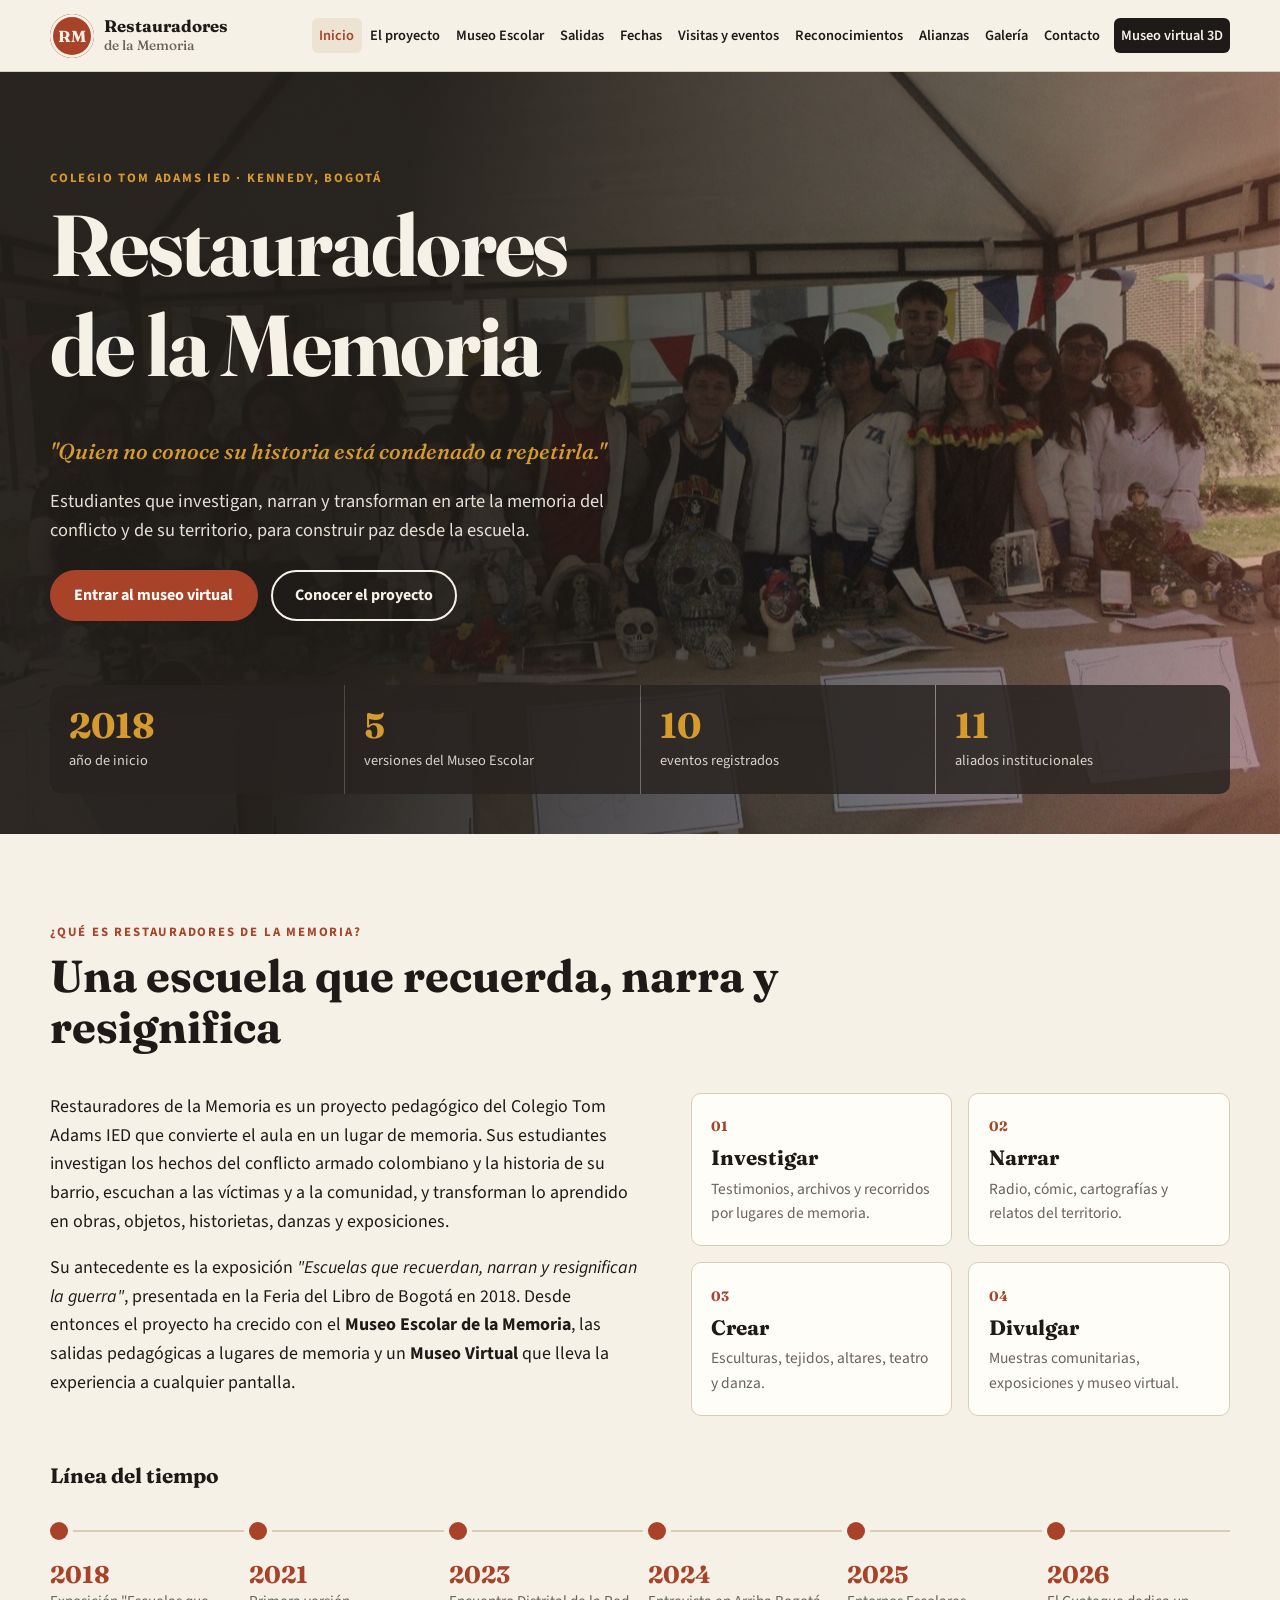
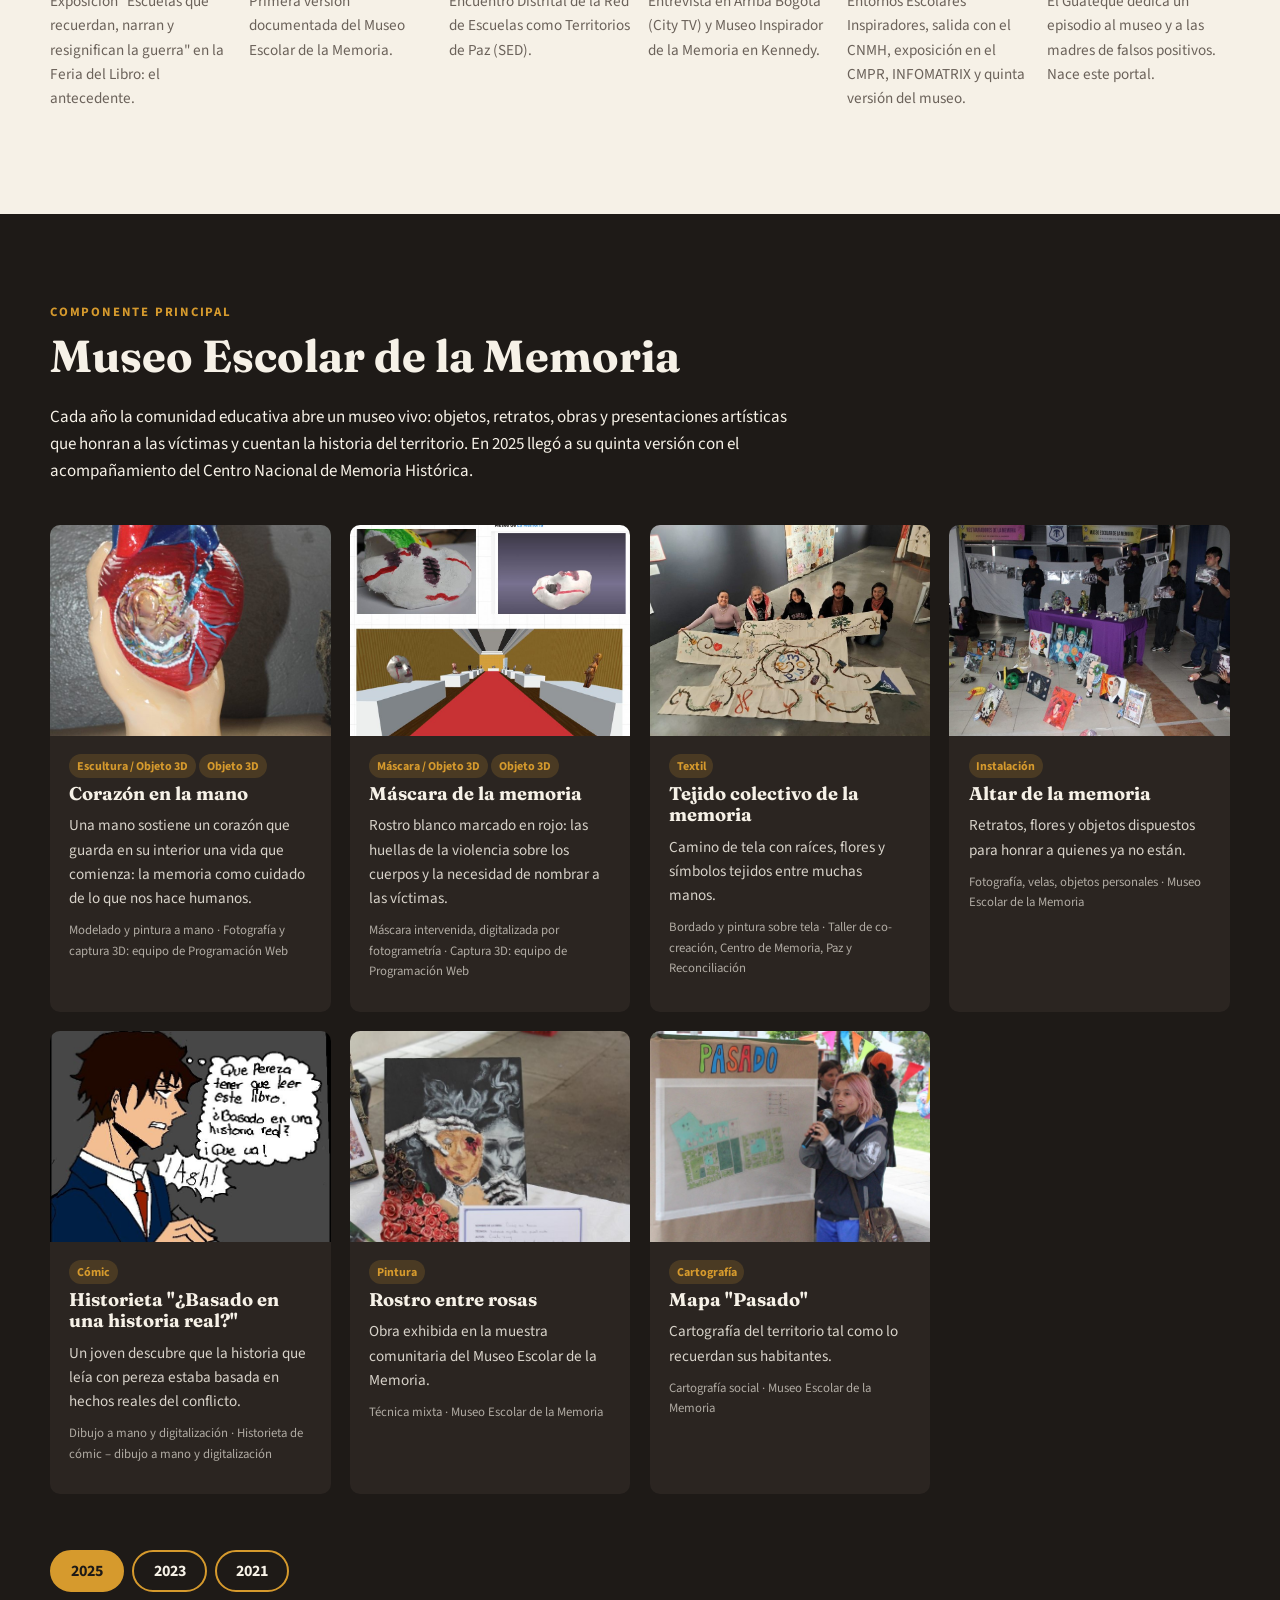
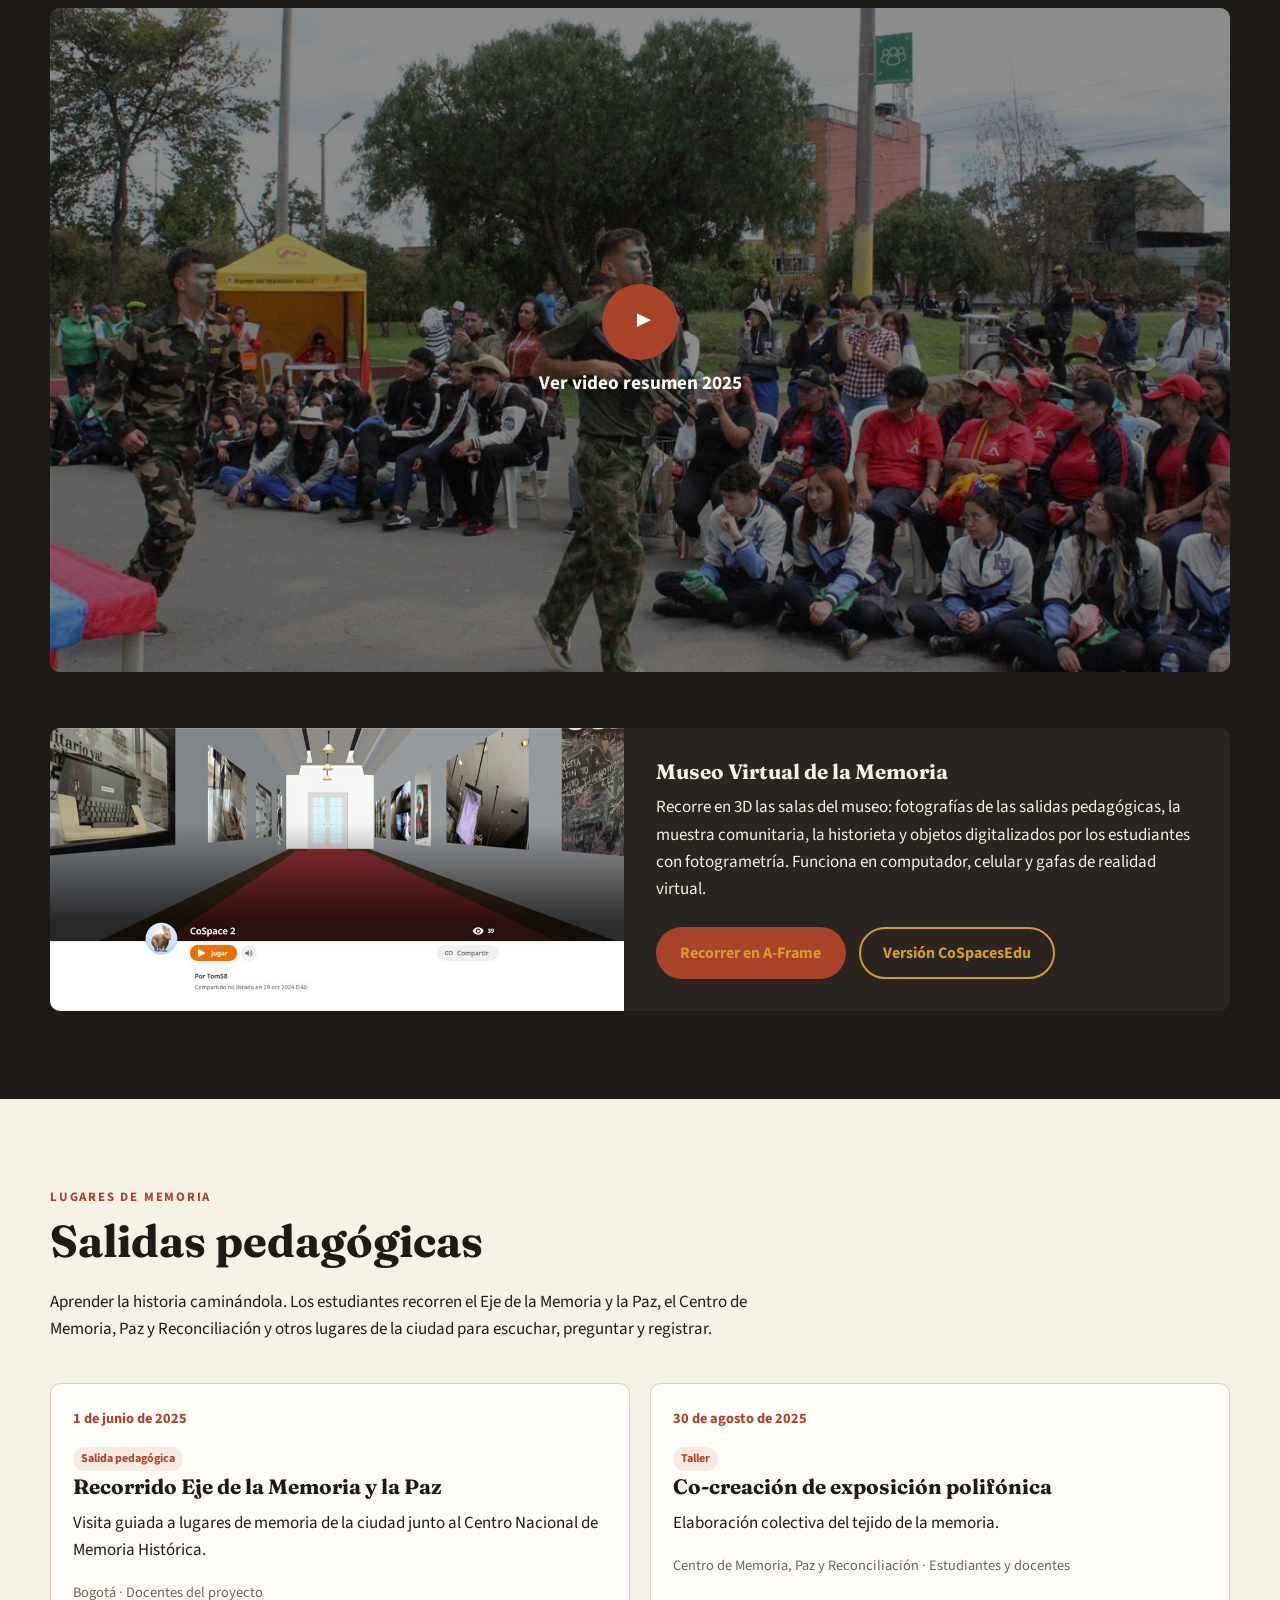
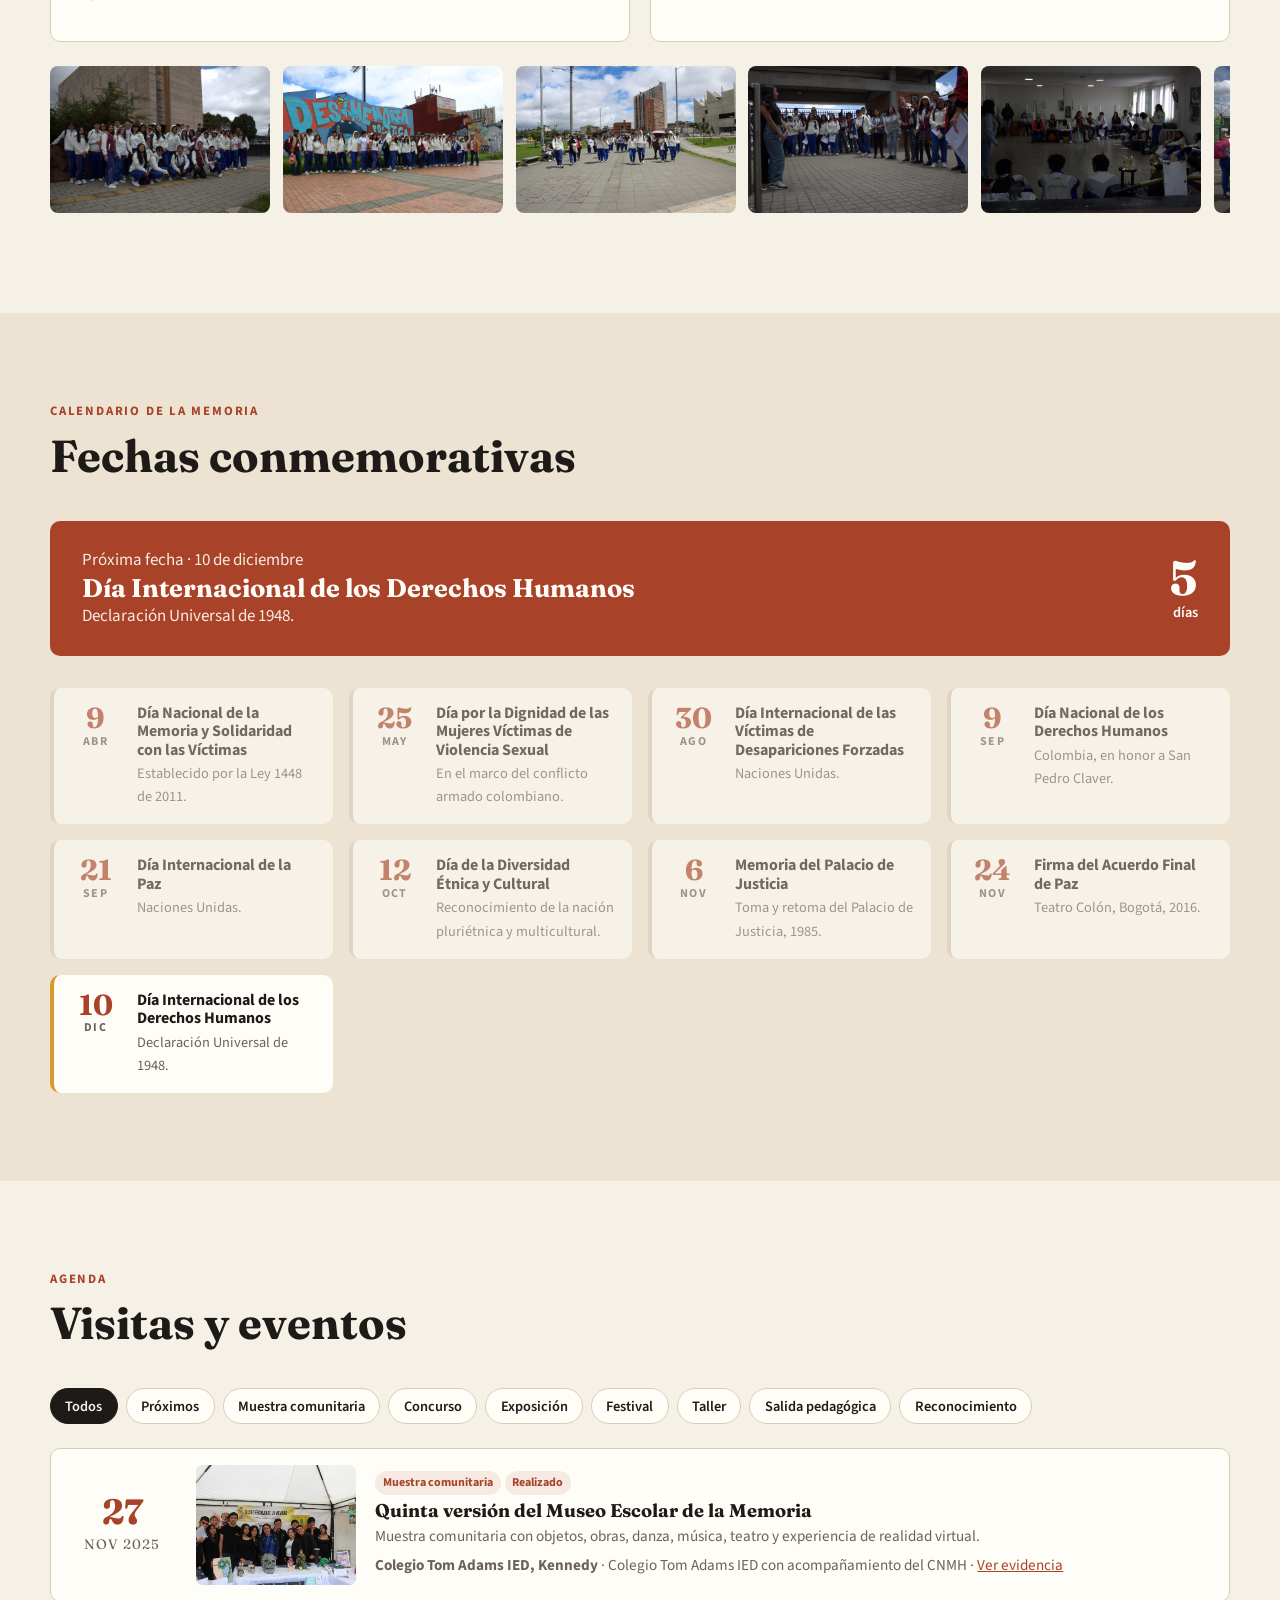
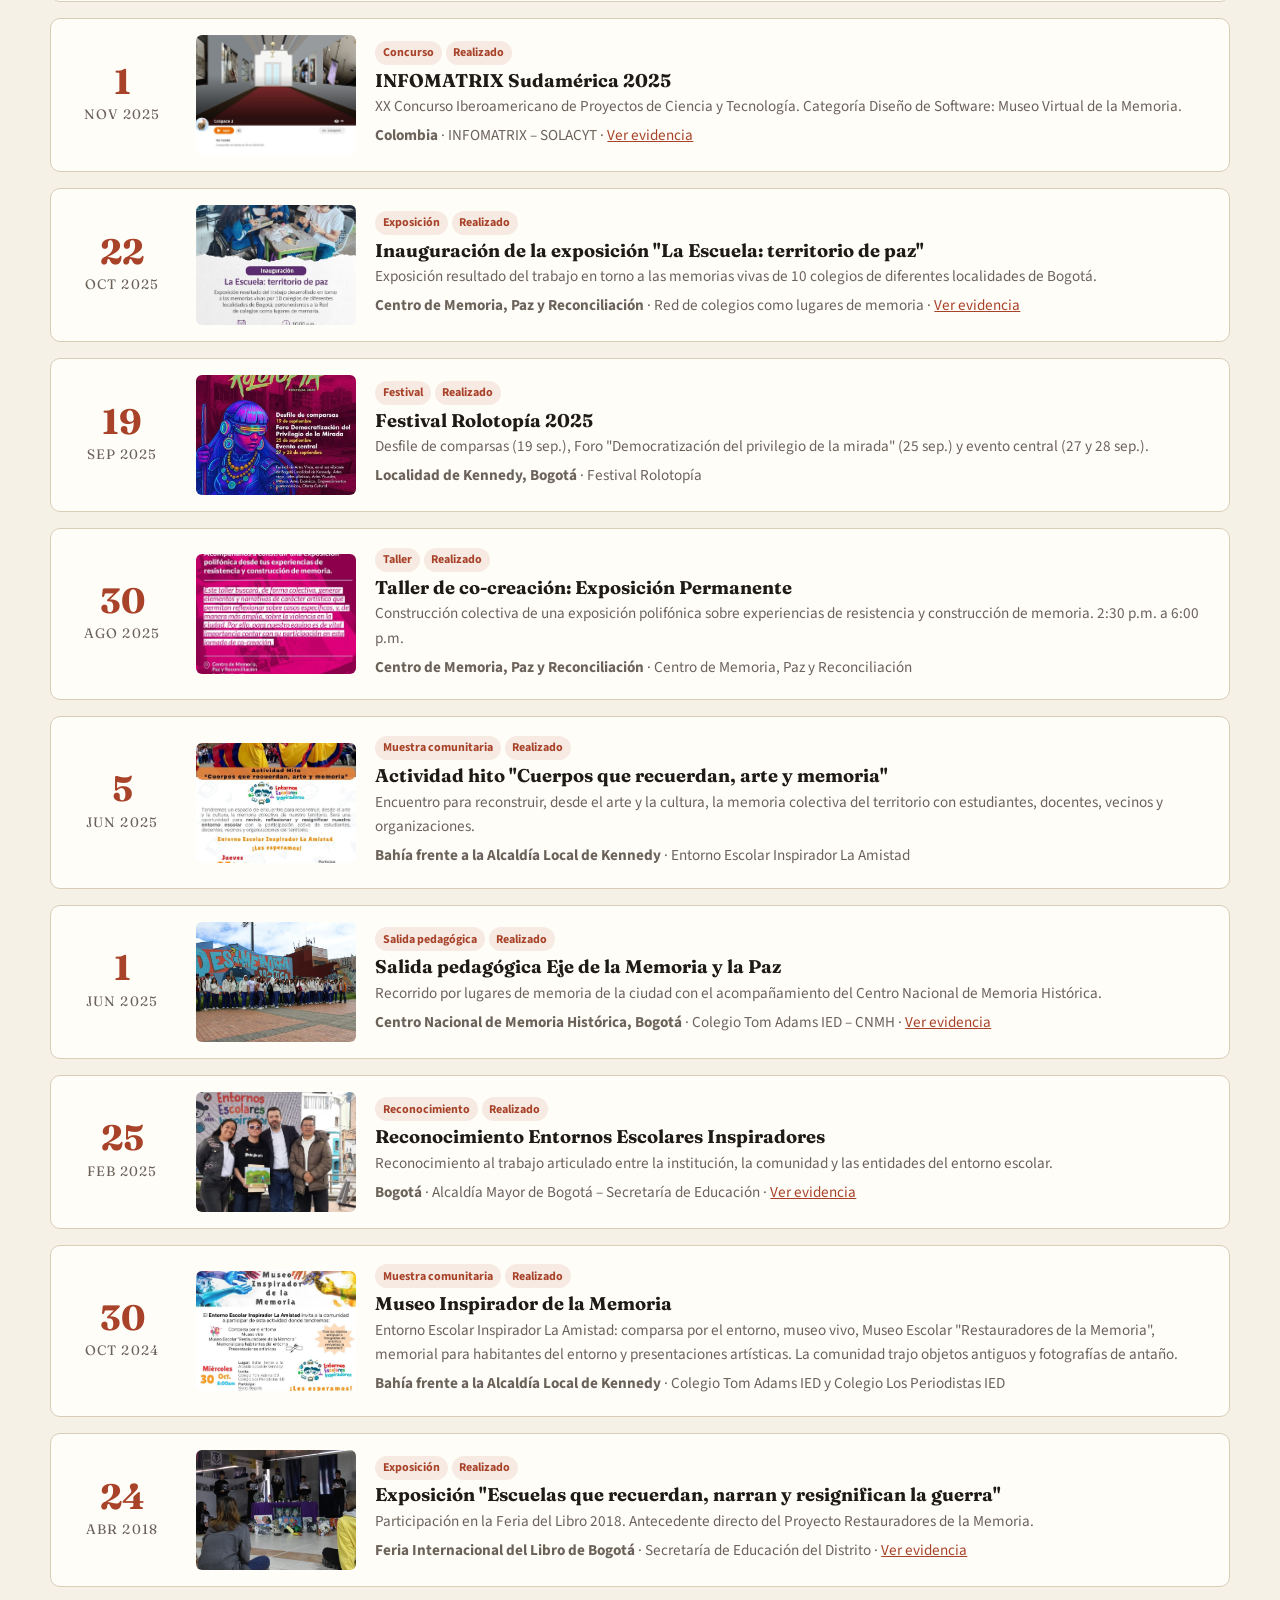
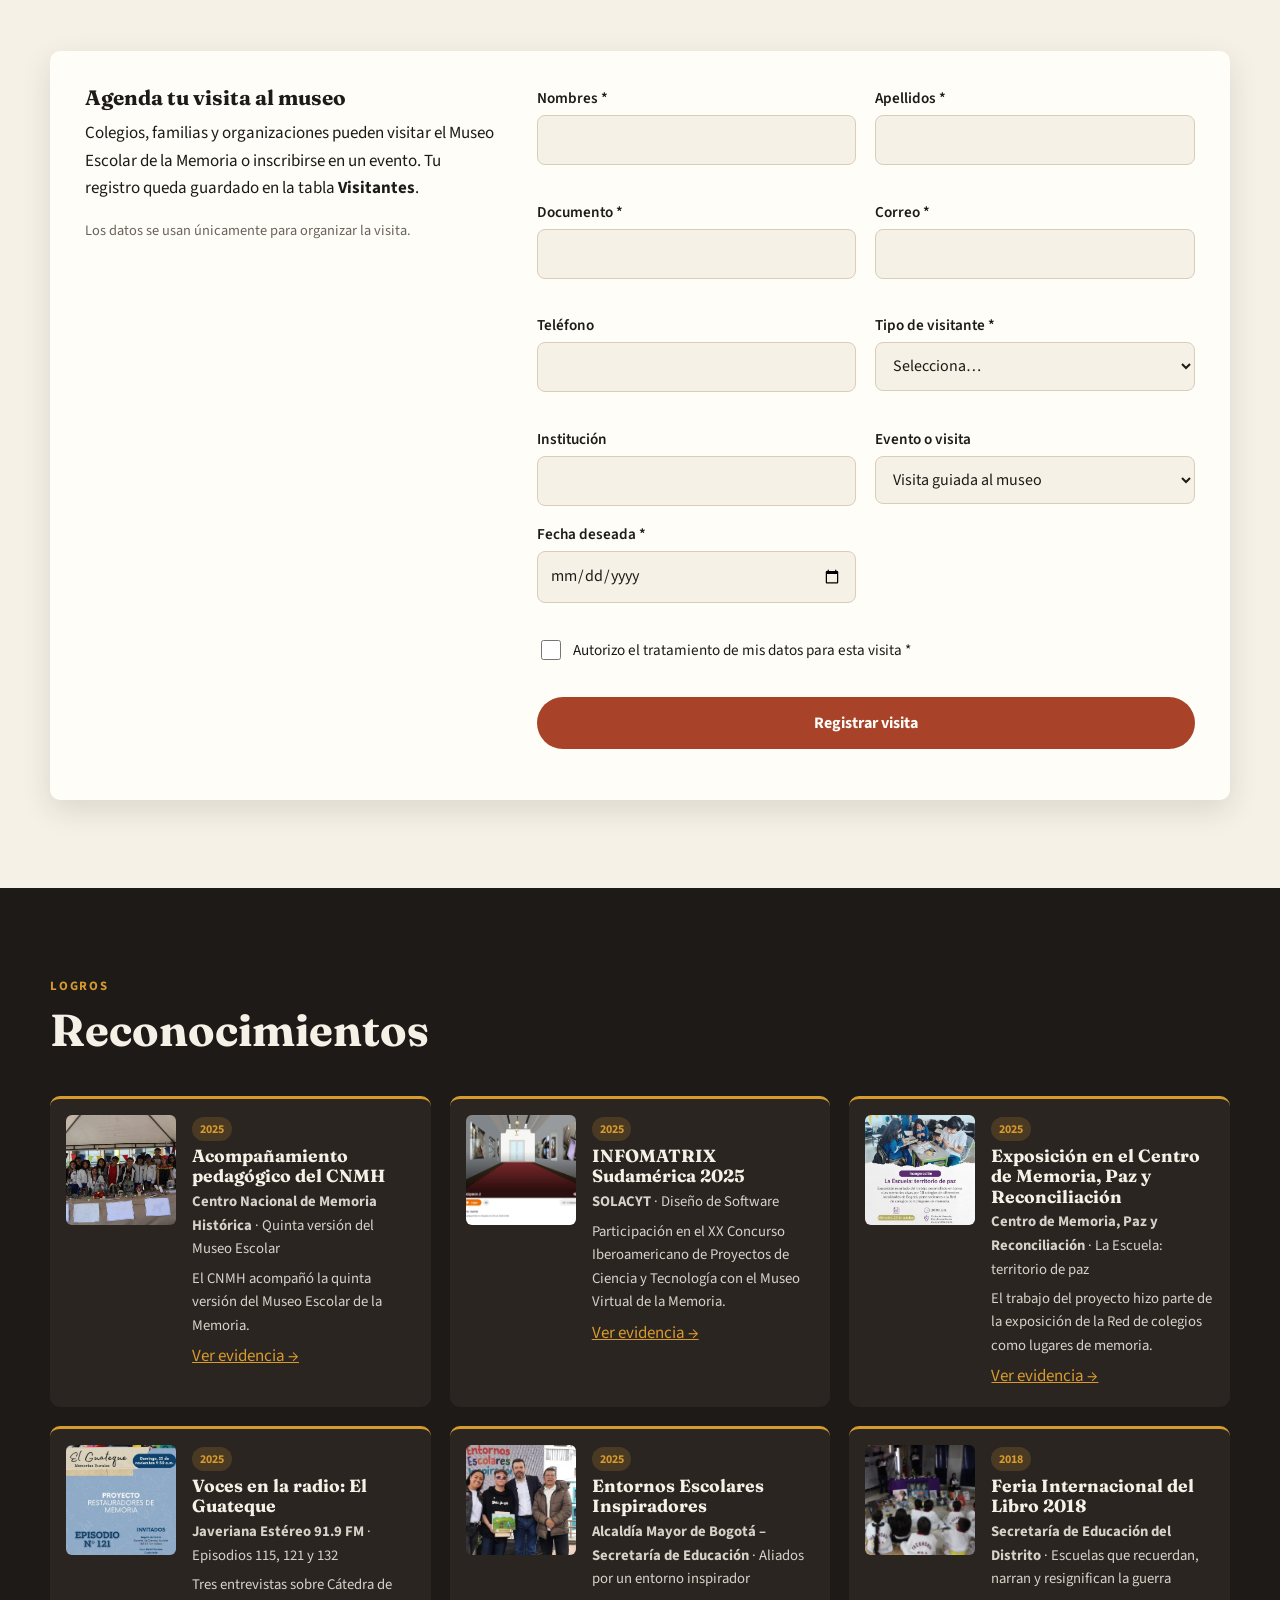
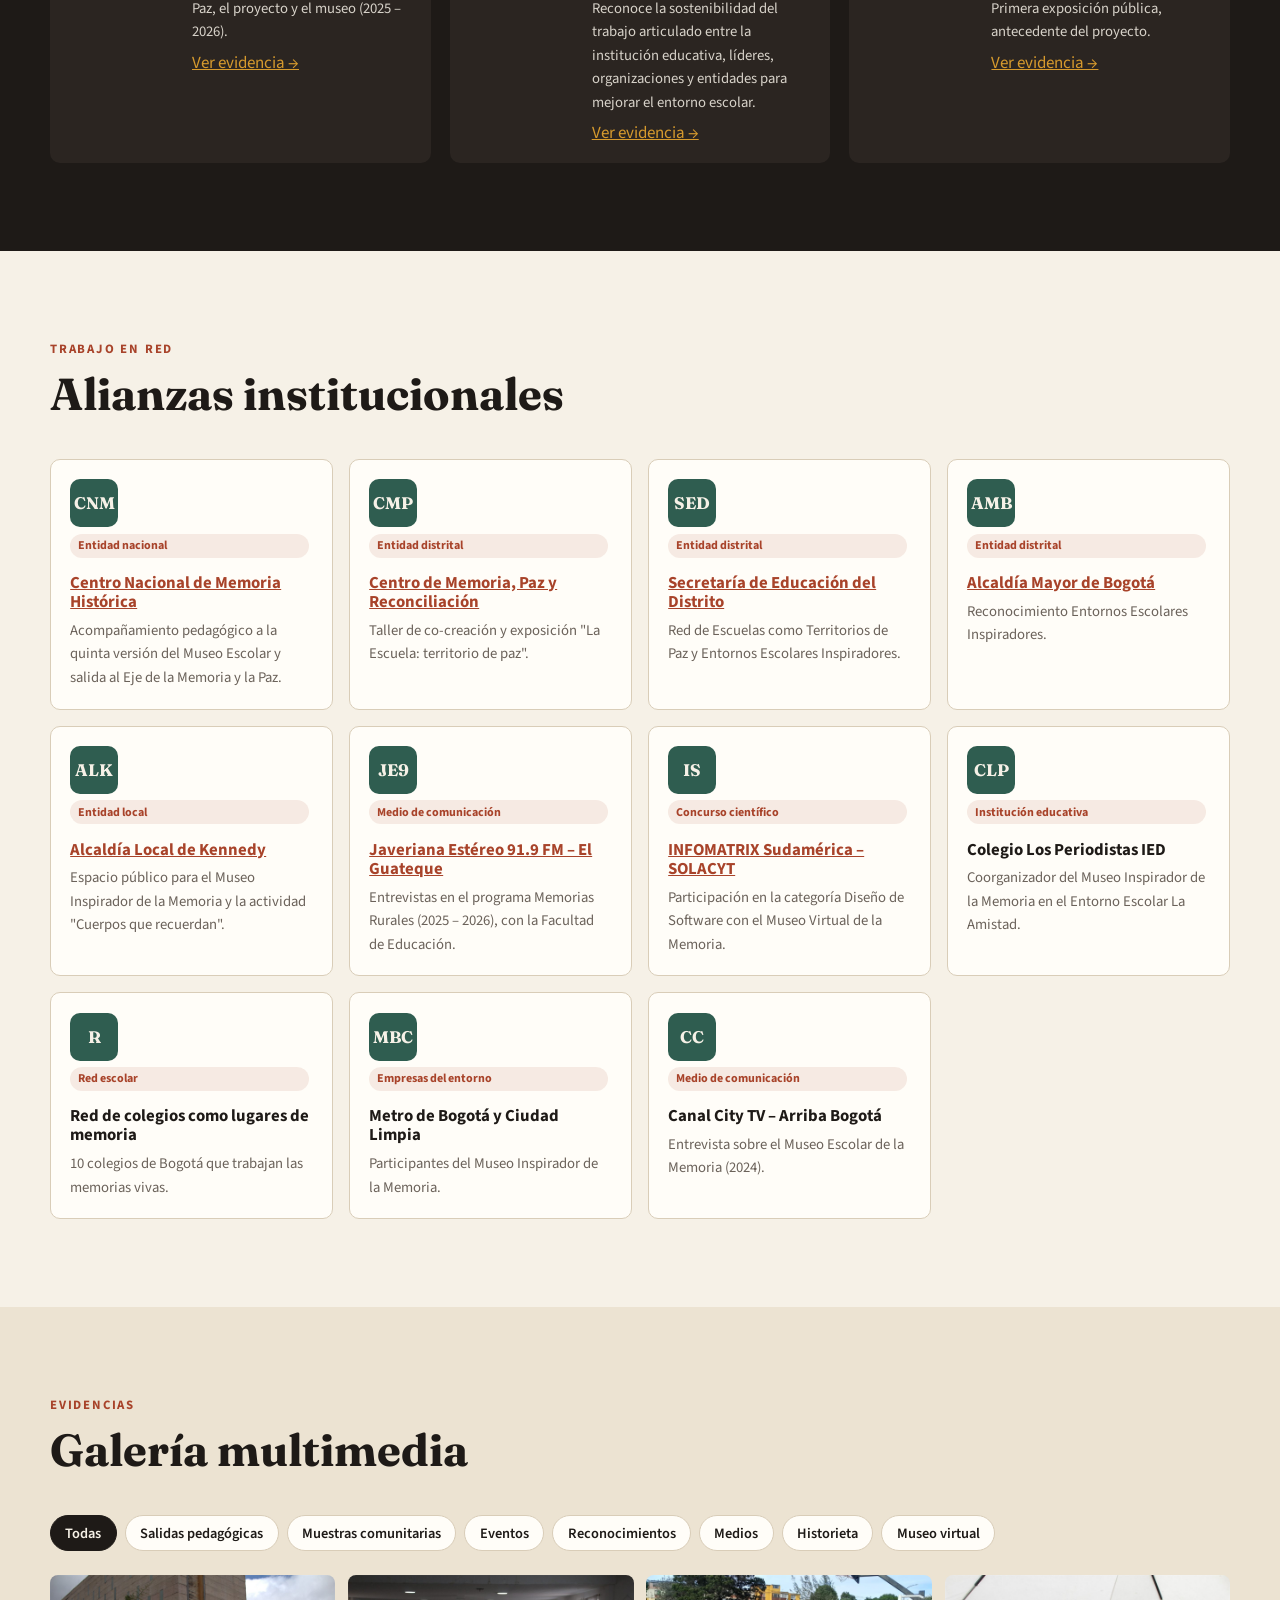
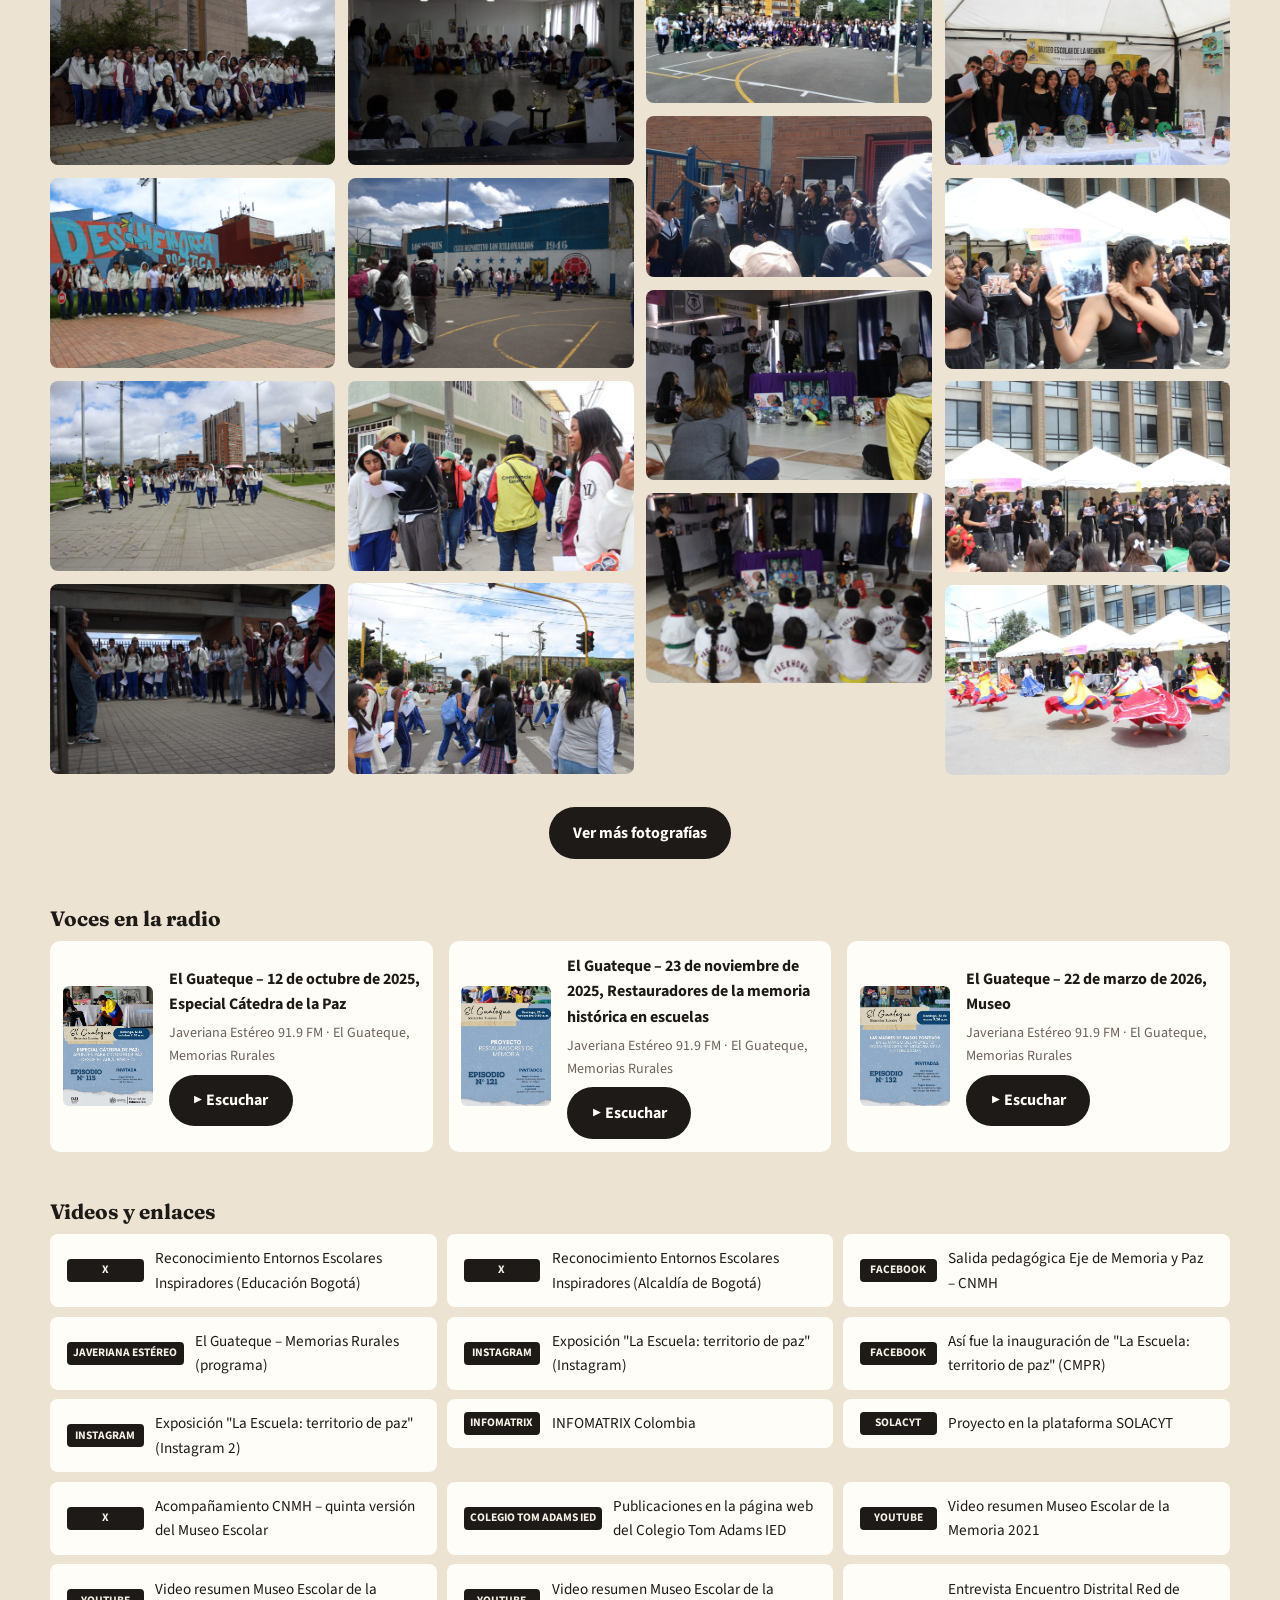
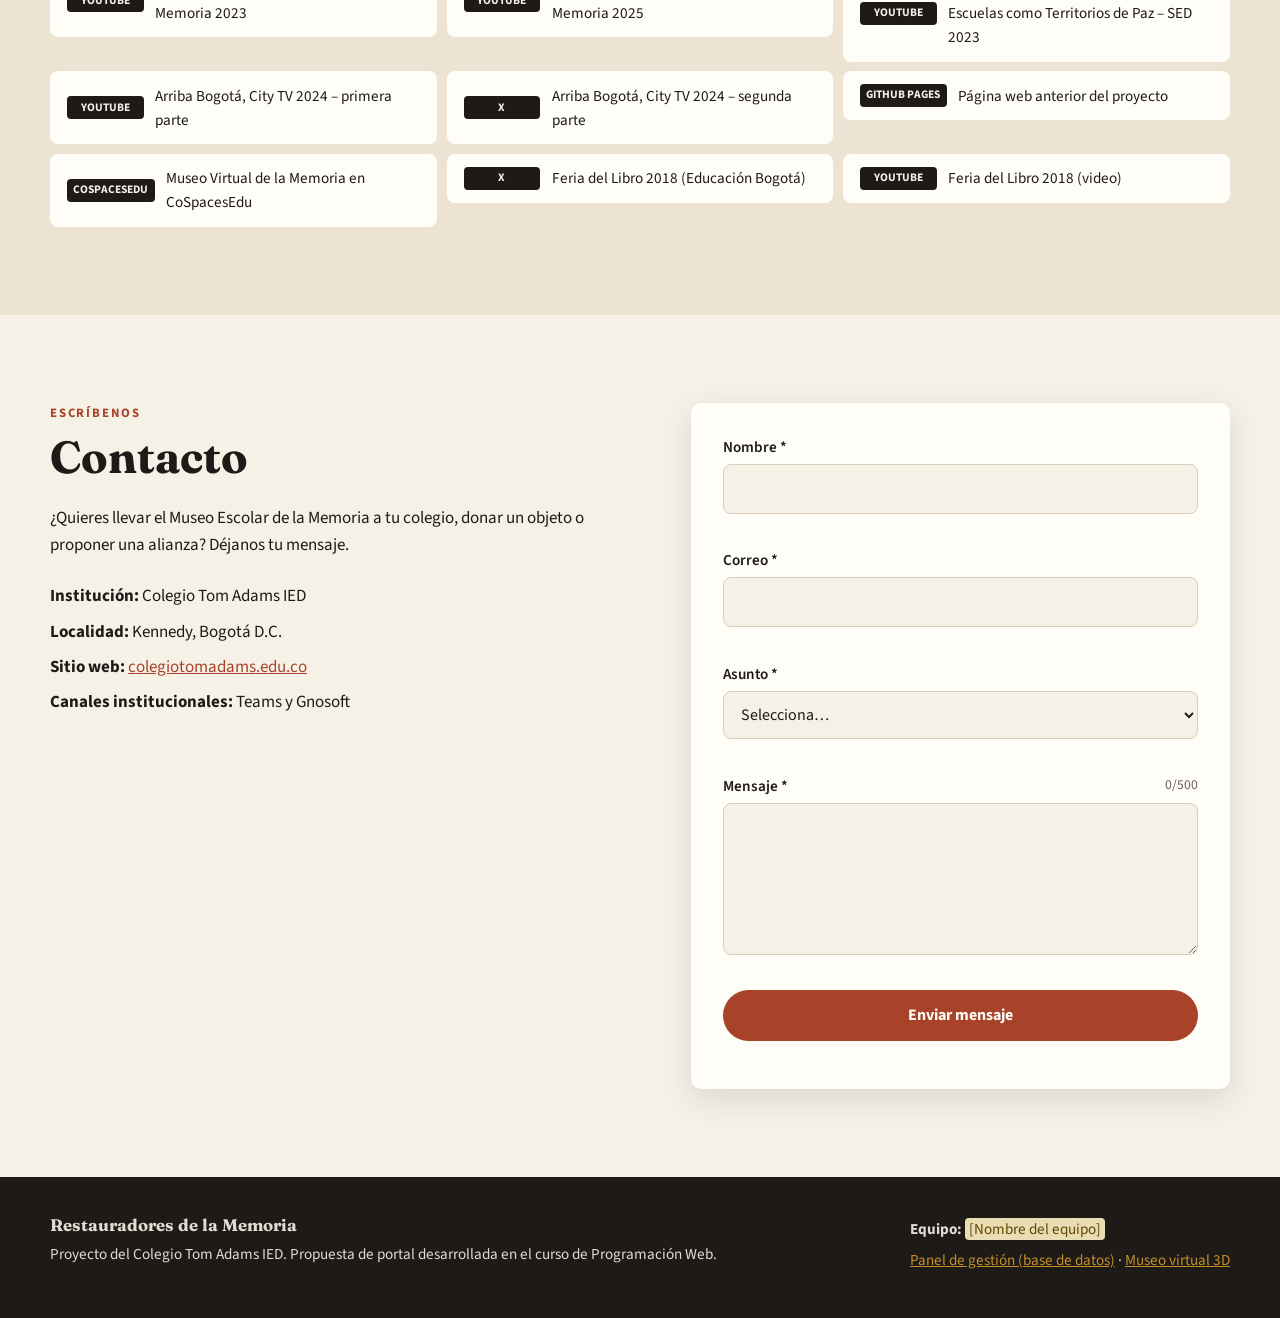
<file: index.html>
<!DOCTYPE html>
<html lang="es">
<head>
  <meta charset="UTF-8">
  <meta name="viewport" content="width=device-width, initial-scale=1.0">
  <title>Restauradores de la Memoria | Colegio Tom Adams IED</title>
  <meta name="description" content="Portal del Proyecto Restauradores de la Memoria y del Museo Escolar de la Memoria del Colegio Tom Adams IED, Kennedy, Bogotá.">
  <link rel="preconnect" href="https://fonts.googleapis.com">
  <link rel="preconnect" href="https://fonts.gstatic.com" crossorigin>
  <link href="https://fonts.googleapis.com/css2?family=Fraunces:opsz,wght@9..144,500;9..144,700&family=Source+Sans+3:wght@400;600;700&display=swap" rel="stylesheet">
  <link rel="stylesheet" href="css/styles.css">
  <link rel="icon" href="data:image/svg+xml,%3Csvg xmlns='http://www.w3.org/2000/svg' viewBox='0 0 32 32'%3E%3Crect width='32' height='32' rx='6' fill='%23a8432a'/%3E%3Ctext x='16' y='22' font-size='16' text-anchor='middle' fill='%23f6f1e7' font-family='Georgia'%3ERM%3C/text%3E%3C/svg%3E">
</head>
<body>
  <a class="saltar" href="#contenido">Saltar al contenido</a>

  <!-- ================= ENCABEZADO ================= -->
  <header class="encabezado" id="encabezado">
    <div class="contenedor encabezado__fila">
      <a href="#inicio" class="marca" aria-label="Restauradores de la Memoria, ir al inicio">
        <span class="marca__sello" aria-hidden="true">RM</span>
        <span class="marca__texto">Restauradores<br><small>de la Memoria</small></span>
      </a>
      <button class="menu-btn" id="menuBtn" aria-expanded="false" aria-controls="menu" aria-label="Abrir menú">
        <span></span><span></span><span></span>
      </button>
      <nav class="menu" id="menu" aria-label="Navegación principal">
        <ul>
          <li><a href="#inicio">Inicio</a></li>
          <li><a href="#proyecto">El proyecto</a></li>
          <li><a href="#museo">Museo Escolar</a></li>
          <li><a href="#salidas">Salidas</a></li>
          <li><a href="#fechas">Fechas</a></li>
          <li><a href="#eventos">Visitas y eventos</a></li>
          <li><a href="#reconocimientos">Reconocimientos</a></li>
          <li><a href="#alianzas">Alianzas</a></li>
          <li><a href="#galeria">Galería</a></li>
          <li><a href="#contacto">Contacto</a></li>
          <li><a href="museo.html" class="menu__destacado">Museo virtual 3D</a></li>
        </ul>
      </nav>
    </div>
  </header>

  <main id="contenido">
    <!-- ================= 1. INICIO ================= -->
    <section class="hero" id="inicio">
      <div class="hero__fondo" aria-hidden="true"></div>
      <div class="contenedor hero__contenido">
        <p class="sobretitulo">Colegio Tom Adams IED · Kennedy, Bogotá</p>
        <h1>Restauradores<br>de la Memoria</h1>
        <p class="hero__lema">"Quien no conoce su historia está condenado a repetirla."</p>
        <p class="hero__texto">Estudiantes que investigan, narran y transforman en arte la memoria del conflicto y de su territorio, para construir paz desde la escuela.</p>
        <div class="hero__acciones">
          <a href="museo.html" class="btn btn--primario">Entrar al museo virtual</a>
          <a href="#proyecto" class="btn btn--claro">Conocer el proyecto</a>
        </div>
      </div>
      <div class="contenedor">
        <ul class="cifras" aria-label="El proyecto en cifras">
          <li><strong data-contar="2018">0</strong><span>año de inicio</span></li>
          <li><strong data-contar="5">0</strong><span>versiones del Museo Escolar</span></li>
          <li><strong data-contar-tabla="Eventos">0</strong><span>eventos registrados</span></li>
          <li><strong data-contar-tabla="Aliados">0</strong><span>aliados institucionales</span></li>
        </ul>
      </div>
    </section>

    <!-- ================= 2. QUÉ ES ================= -->
    <section class="seccion" id="proyecto">
      <div class="contenedor">
        <header class="seccion__cabeza">
          <p class="sobretitulo">¿Qué es Restauradores de la Memoria?</p>
          <h2>Una escuela que recuerda, narra y resignifica</h2>
        </header>
        <div class="dos-columnas">
          <div class="texto-largo">
            <p>Restauradores de la Memoria es un proyecto pedagógico del Colegio Tom Adams IED que convierte el aula en un lugar de memoria. Sus estudiantes investigan los hechos del conflicto armado colombiano y la historia de su barrio, escuchan a las víctimas y a la comunidad, y transforman lo aprendido en obras, objetos, historietas, danzas y exposiciones.</p>
            <p>Su antecedente es la exposición <em>"Escuelas que recuerdan, narran y resignifican la guerra"</em>, presentada en la Feria del Libro de Bogotá en 2018. Desde entonces el proyecto ha crecido con el <strong>Museo Escolar de la Memoria</strong>, las salidas pedagógicas a lugares de memoria y un <strong>Museo Virtual</strong> que lleva la experiencia a cualquier pantalla.</p>
          </div>
          <ul class="pilares">
            <li><span class="pilares__num">01</span><h3>Investigar</h3><p>Testimonios, archivos y recorridos por lugares de memoria.</p></li>
            <li><span class="pilares__num">02</span><h3>Narrar</h3><p>Radio, cómic, cartografías y relatos del territorio.</p></li>
            <li><span class="pilares__num">03</span><h3>Crear</h3><p>Esculturas, tejidos, altares, teatro y danza.</p></li>
            <li><span class="pilares__num">04</span><h3>Divulgar</h3><p>Muestras comunitarias, exposiciones y museo virtual.</p></li>
          </ul>
        </div>
        <h3 class="subtitulo">Línea del tiempo</h3>
        <ol class="linea" id="lineaTiempo"></ol>
      </div>
    </section>

    <!-- ================= 3. MUSEO ESCOLAR ================= -->
    <section class="seccion seccion--oscura" id="museo">
      <div class="contenedor">
        <header class="seccion__cabeza">
          <p class="sobretitulo">Componente principal</p>
          <h2>Museo Escolar de la Memoria</h2>
          <p>Cada año la comunidad educativa abre un museo vivo: objetos, retratos, obras y presentaciones artísticas que honran a las víctimas y cuentan la historia del territorio. En 2025 llegó a su quinta versión con el acompañamiento del Centro Nacional de Memoria Histórica.</p>
        </header>
        <div class="objetos" id="listaObjetos"></div>

        <div class="videos">
          <div class="videos__tabs" role="tablist" aria-label="Videos resumen del Museo Escolar">
            <button role="tab" aria-selected="true" data-video="-O6inKLKRRI">2025</button>
            <button role="tab" aria-selected="false" data-video="7KZMLHnJLM8">2023</button>
            <button role="tab" aria-selected="false" data-video="EvR31L2aH44">2021</button>
          </div>
          <div class="videos__marco" id="videoMarco">
            <button class="videos__portada" id="videoPortada" style="background-image:url(img/muestra-13.jpg)">
              <span class="play" aria-hidden="true">▶</span>
              <span>Ver video resumen 2025</span>
            </button>
          </div>
        </div>

        <div class="cta-virtual">
          <img src="img/virtual-3.jpg" alt="Sala del Museo Virtual de la Memoria con alfombra roja y obras en las paredes" loading="lazy">
          <div>
            <h3>Museo Virtual de la Memoria</h3>
            <p>Recorre en 3D las salas del museo: fotografías de las salidas pedagógicas, la muestra comunitaria, la historieta y objetos digitalizados por los estudiantes con fotogrametría. Funciona en computador, celular y gafas de realidad virtual.</p>
            <div class="hero__acciones">
              <a href="museo.html" class="btn btn--primario">Recorrer en A-Frame</a>
              <a href="https://edu.cospaces.io/SRH-SUX" class="btn btn--claro" target="_blank" rel="noopener">Versión CoSpacesEdu</a>
            </div>
          </div>
        </div>
      </div>
    </section>

    <!-- ================= 4. SALIDAS PEDAGÓGICAS ================= -->
    <section class="seccion" id="salidas">
      <div class="contenedor">
        <header class="seccion__cabeza">
          <p class="sobretitulo">Lugares de memoria</p>
          <h2>Salidas pedagógicas</h2>
          <p>Aprender la historia caminándola. Los estudiantes recorren el Eje de la Memoria y la Paz, el Centro de Memoria, Paz y Reconciliación y otros lugares de la ciudad para escuchar, preguntar y registrar.</p>
        </header>
        <div class="salidas" id="listaSalidas"></div>
        <div class="tira" id="tiraSalidas"></div>
      </div>
    </section>

    <!-- ================= 5. FECHAS CONMEMORATIVAS ================= -->
    <section class="seccion seccion--papel" id="fechas">
      <div class="contenedor">
        <header class="seccion__cabeza">
          <p class="sobretitulo">Calendario de la memoria</p>
          <h2>Fechas conmemorativas</h2>
        </header>
        <div class="proxima" id="proximaFecha" aria-live="polite"></div>
        <ul class="fechas" id="listaFechas"></ul>
      </div>
    </section>

    <!-- ================= 6. VISITAS Y EVENTOS ================= -->
    <section class="seccion" id="eventos">
      <div class="contenedor">
        <header class="seccion__cabeza">
          <p class="sobretitulo">Agenda</p>
          <h2>Visitas y eventos</h2>
        </header>
        <div class="filtros" role="group" aria-label="Filtrar eventos por tipo" id="filtrosEventos"></div>
        <div class="eventos" id="listaEventos"></div>

        <div class="registro" id="registro">
          <div class="registro__intro">
            <h3>Agenda tu visita al museo</h3>
            <p>Colegios, familias y organizaciones pueden visitar el Museo Escolar de la Memoria o inscribirse en un evento. Tu registro queda guardado en la tabla <strong>Visitantes</strong>.</p>
            <p class="nota">Los datos se usan únicamente para organizar la visita.</p>
          </div>
          <form class="formulario" id="formVisita" novalidate>
            <div class="campo">
              <label for="v-nombres">Nombres *</label>
              <input id="v-nombres" name="nombres" required minlength="2" autocomplete="given-name">
              <small class="error" aria-live="polite"></small>
            </div>
            <div class="campo">
              <label for="v-apellidos">Apellidos *</label>
              <input id="v-apellidos" name="apellidos" required minlength="2" autocomplete="family-name">
              <small class="error" aria-live="polite"></small>
            </div>
            <div class="campo">
              <label for="v-documento">Documento *</label>
              <input id="v-documento" name="documento" required inputmode="numeric" pattern="[0-9]{6,12}">
              <small class="error" aria-live="polite"></small>
            </div>
            <div class="campo">
              <label for="v-correo">Correo *</label>
              <input id="v-correo" name="correo" type="email" required autocomplete="email">
              <small class="error" aria-live="polite"></small>
            </div>
            <div class="campo">
              <label for="v-telefono">Teléfono</label>
              <input id="v-telefono" name="telefono" type="tel" inputmode="numeric" pattern="[0-9]{7,10}" autocomplete="tel">
              <small class="error" aria-live="polite"></small>
            </div>
            <div class="campo">
              <label for="v-tipo">Tipo de visitante *</label>
              <select id="v-tipo" name="tipo" required>
                <option value="">Selecciona…</option>
                <option>Estudiante</option><option>Docente</option><option>Familia</option><option>Comunidad</option><option>Institución</option>
              </select>
              <small class="error" aria-live="polite"></small>
            </div>
            <div class="campo">
              <label for="v-institucion">Institución</label>
              <input id="v-institucion" name="institucion">
            </div>
            <div class="campo">
              <label for="v-evento">Evento o visita</label>
              <select id="v-evento" name="id_evento"><option value="">Visita guiada al museo</option></select>
            </div>
            <div class="campo">
              <label for="v-fecha">Fecha deseada *</label>
              <input id="v-fecha" name="fecha_visita" type="date" required>
              <small class="error" aria-live="polite"></small>
            </div>
            <div class="campo campo--ancho">
              <label class="check"><input type="checkbox" name="acepta" required> Autorizo el tratamiento de mis datos para esta visita *</label>
              <small class="error" aria-live="polite"></small>
            </div>
            <button class="btn btn--primario campo--ancho" type="submit">Registrar visita</button>
            <p class="mensaje campo--ancho" role="status" id="msgVisita"></p>
          </form>
        </div>
      </div>
    </section>

    <!-- ================= 7. RECONOCIMIENTOS ================= -->
    <section class="seccion seccion--oscura" id="reconocimientos">
      <div class="contenedor">
        <header class="seccion__cabeza">
          <p class="sobretitulo">Logros</p>
          <h2>Reconocimientos</h2>
        </header>
        <div class="reconocimientos" id="listaReconocimientos"></div>
      </div>
    </section>

    <!-- ================= 8. ALIANZAS ================= -->
    <section class="seccion" id="alianzas">
      <div class="contenedor">
        <header class="seccion__cabeza">
          <p class="sobretitulo">Trabajo en red</p>
          <h2>Alianzas institucionales</h2>
        </header>
        <ul class="aliados" id="listaAliados"></ul>
      </div>
    </section>

    <!-- ================= 9. GALERÍA ================= -->
    <section class="seccion seccion--papel" id="galeria">
      <div class="contenedor">
        <header class="seccion__cabeza">
          <p class="sobretitulo">Evidencias</p>
          <h2>Galería multimedia</h2>
        </header>
        <div class="filtros" role="group" aria-label="Filtrar galería" id="filtrosGaleria"></div>
        <div class="galeria" id="gridGaleria"></div>
        <button class="btn btn--oscuro centrado" id="verMas">Ver más fotografías</button>

        <h3 class="subtitulo">Voces en la radio</h3>
        <div class="audios" id="listaAudios"></div>

        <h3 class="subtitulo">Videos y enlaces</h3>
        <ul class="enlaces" id="listaEnlaces"></ul>
      </div>
    </section>

    <!-- ================= 10. CONTACTO ================= -->
    <section class="seccion" id="contacto">
      <div class="contenedor dos-columnas">
        <div>
          <p class="sobretitulo">Escríbenos</p>
          <h2>Contacto</h2>
          <p>¿Quieres llevar el Museo Escolar de la Memoria a tu colegio, donar un objeto o proponer una alianza? Déjanos tu mensaje.</p>
          <ul class="datos-contacto">
            <li><strong>Institución:</strong> Colegio Tom Adams IED</li>
            <li><strong>Localidad:</strong> Kennedy, Bogotá D.C.</li>
            <li><strong>Sitio web:</strong> <a href="https://colegiotomadams.edu.co/" target="_blank" rel="noopener">colegiotomadams.edu.co</a></li>
            <li><strong>Canales institucionales:</strong> Teams y Gnosoft</li>
          </ul>
        </div>
        <form class="formulario formulario--simple" id="formContacto" novalidate>
          <div class="campo">
            <label for="c-nombre">Nombre *</label>
            <input id="c-nombre" name="nombre" required minlength="3" autocomplete="name">
            <small class="error" aria-live="polite"></small>
          </div>
          <div class="campo">
            <label for="c-correo">Correo *</label>
            <input id="c-correo" name="correo" type="email" required autocomplete="email">
            <small class="error" aria-live="polite"></small>
          </div>
          <div class="campo">
            <label for="c-asunto">Asunto *</label>
            <select id="c-asunto" name="asunto" required>
              <option value="">Selecciona…</option>
              <option>Visita al museo</option><option>Donar un objeto o testimonio</option><option>Alianza institucional</option><option>Prensa</option><option>Otro</option>
            </select>
            <small class="error" aria-live="polite"></small>
          </div>
          <div class="campo">
            <label for="c-mensaje">Mensaje * <span class="contador" id="contador">0/500</span></label>
            <textarea id="c-mensaje" name="mensaje" rows="5" required minlength="10" maxlength="500"></textarea>
            <small class="error" aria-live="polite"></small>
          </div>
          <button class="btn btn--primario" type="submit">Enviar mensaje</button>
          <p class="mensaje" role="status" id="msgContacto"></p>
        </form>
      </div>
    </section>
  </main>

  <!-- ================= PIE ================= -->
  <footer class="pie">
    <div class="contenedor pie__fila">
      <div>
        <p class="marca__texto">Restauradores de la Memoria</p>
        <p>Proyecto del Colegio Tom Adams IED. Propuesta de portal desarrollada en el curso de Programación Web.</p>
      </div>
      <div>
        <p><strong>Equipo:</strong> <span class="pendiente">[Nombre del equipo]</span></p>
        <p><a href="admin.html">Panel de gestión (base de datos)</a> · <a href="museo.html">Museo virtual 3D</a></p>
      </div>
    </div>
  </footer>

  <!-- Visor de imágenes -->
  <dialog class="visor" id="visor" aria-label="Visor de imágenes">
    <button class="visor__cerrar" id="visorCerrar" aria-label="Cerrar">×</button>
    <button class="visor__nav visor__nav--ant" id="visorAnt" aria-label="Anterior">‹</button>
    <figure>
      <img id="visorImg" alt="">
      <figcaption id="visorTxt"></figcaption>
    </figure>
    <button class="visor__nav visor__nav--sig" id="visorSig" aria-label="Siguiente">›</button>
  </dialog>

  <script src="js/datos.js"></script>
  <script src="js/db.js"></script>
  <script src="js/main.js"></script>
</body>
</html>
</file>
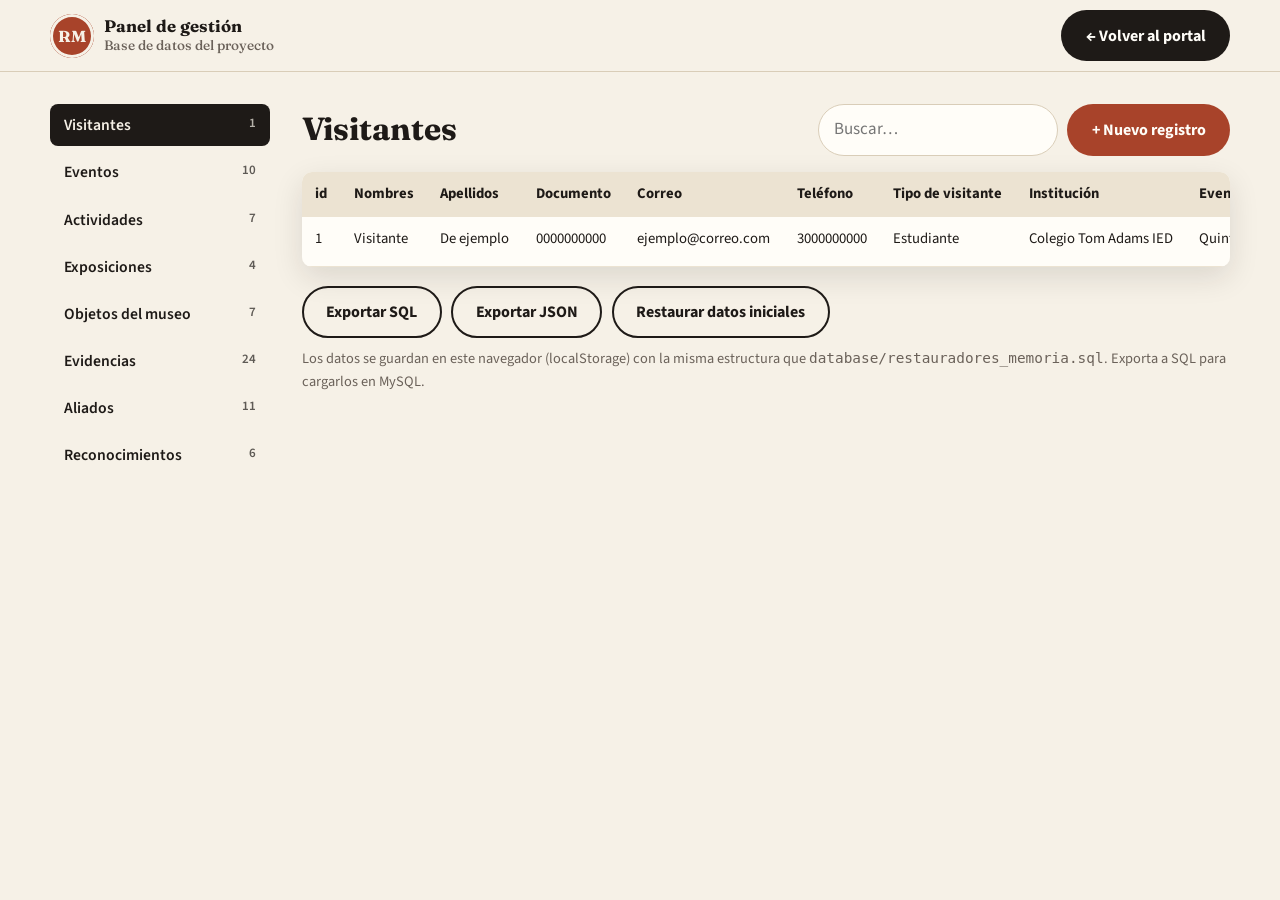
<file: admin.html>
<!DOCTYPE html>
<html lang="es">
<head>
  <meta charset="UTF-8">
  <meta name="viewport" content="width=device-width, initial-scale=1.0">
  <title>Panel de gestión | Restauradores de la Memoria</title>
  <link rel="preconnect" href="https://fonts.googleapis.com">
  <link rel="preconnect" href="https://fonts.gstatic.com" crossorigin>
  <link href="https://fonts.googleapis.com/css2?family=Fraunces:opsz,wght@9..144,500;9..144,700&family=Source+Sans+3:wght@400;600;700&display=swap" rel="stylesheet">
  <link rel="stylesheet" href="css/styles.css">
  <link rel="stylesheet" href="css/admin.css">
</head>
<body class="admin">
  <header class="encabezado">
    <div class="contenedor encabezado__fila">
      <a href="index.html" class="marca">
        <span class="marca__sello" aria-hidden="true">RM</span>
        <span class="marca__texto">Panel de gestión<br><small>Base de datos del proyecto</small></span>
      </a>
      <a href="index.html" class="btn btn--oscuro">← Volver al portal</a>
    </div>
  </header>

  <main class="contenedor admin__cuerpo">
    <nav class="admin__tablas" id="tablas" aria-label="Tablas de la base de datos"></nav>

    <section class="admin__panel">
      <div class="admin__barra">
        <h1 id="tituloTabla">Tabla</h1>
        <div class="admin__acciones">
          <input type="search" id="buscar" placeholder="Buscar…" aria-label="Buscar en la tabla">
          <button class="btn btn--primario" id="nuevo">+ Nuevo registro</button>
        </div>
      </div>
      <div class="admin__tabla-scroll">
        <table class="admin__tabla" id="tabla"></table>
      </div>
      <div class="admin__pie">
        <button class="btn btn--claro" id="exportarSQL">Exportar SQL</button>
        <button class="btn btn--claro" id="exportarJSON">Exportar JSON</button>
        <button class="btn btn--claro" id="restaurar">Restaurar datos iniciales</button>
      </div>
      <p class="nota">Los datos se guardan en este navegador (localStorage) con la misma estructura que <code>database/restauradores_memoria.sql</code>. Exporta a SQL para cargarlos en MySQL.</p>
    </section>
  </main>

  <dialog class="admin__dialogo" id="dialogo">
    <form class="formulario" id="formRegistro" method="dialog" novalidate>
      <h2 class="campo--ancho" id="tituloForm">Nuevo registro</h2>
      <div class="campo--ancho admin__campos" id="campos"></div>
      <div class="campo--ancho admin__botones">
        <button type="button" class="btn btn--claro" id="cancelar">Cancelar</button>
        <button type="submit" class="btn btn--primario">Guardar</button>
      </div>
    </form>
  </dialog>

  <script src="js/datos.js"></script>
  <script src="js/db.js"></script>
  <script src="js/admin.js"></script>
</body>
</html>
</file>
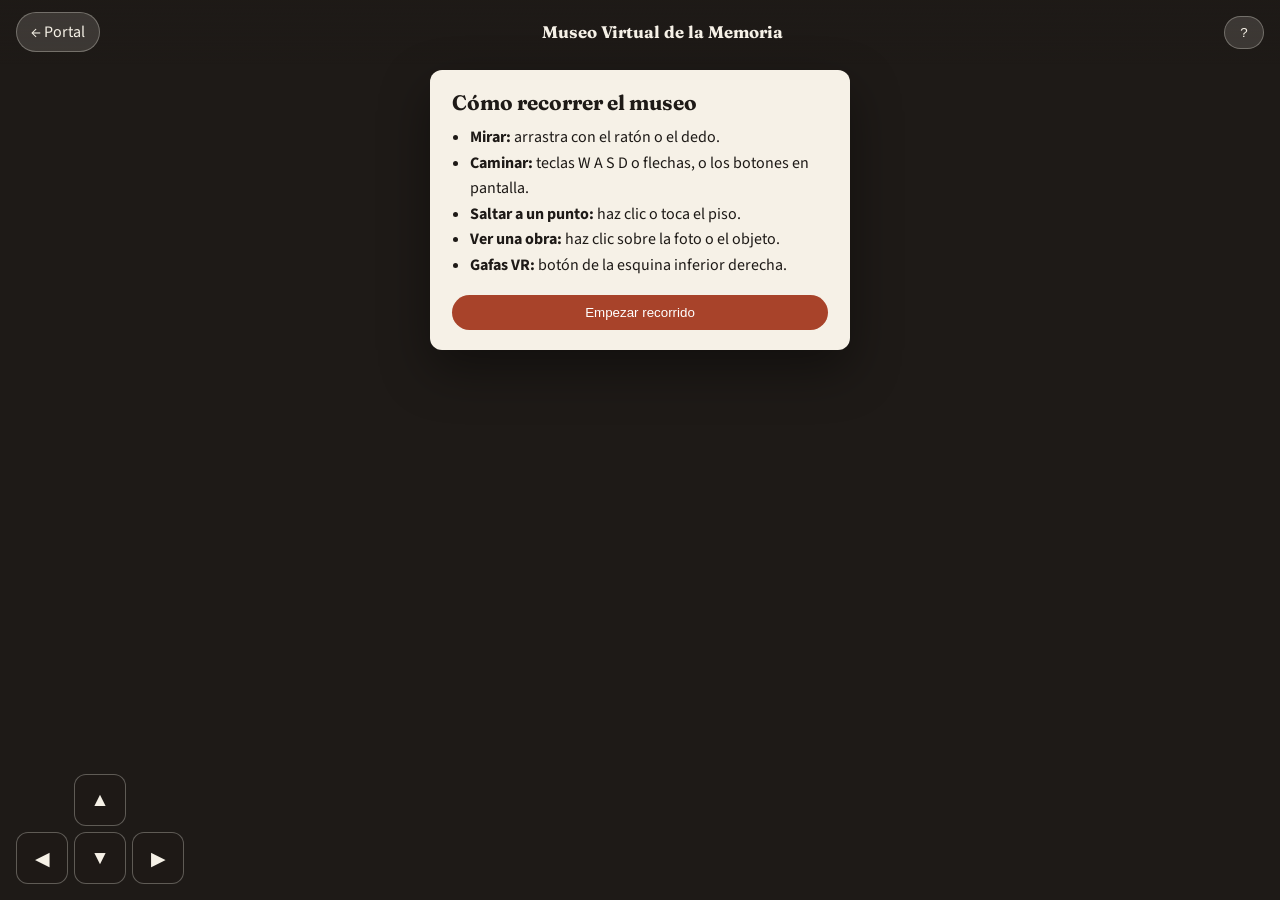
<file: museo.html>
<!DOCTYPE html>
<html lang="es">
<head>
  <meta charset="UTF-8">
  <meta name="viewport" content="width=device-width, initial-scale=1.0">
  <title>Museo Virtual de la Memoria | Restauradores de la Memoria</title>
  <link rel="preconnect" href="https://fonts.googleapis.com">
  <link rel="preconnect" href="https://fonts.gstatic.com" crossorigin>
  <link href="https://fonts.googleapis.com/css2?family=Fraunces:opsz,wght@9..144,500;9..144,700&family=Source+Sans+3:wght@400;600;700&display=swap" rel="stylesheet">
  <link rel="stylesheet" href="css/museo.css">
  <script src="https://aframe.io/releases/1.6.0/aframe.min.js"></script>
  <script src="js/datos.js"></script>
  <script src="js/db.js"></script>
  <script src="js/museo.js"></script>
</head>
<body>
  <!-- ====== Interfaz HTML sobre la escena ====== -->
  <div class="hud">
    <a href="index.html" class="hud__btn">← Portal</a>
    <p class="hud__titulo">Museo Virtual de la Memoria</p>
    <button class="hud__btn" id="btnAyuda" aria-expanded="true" aria-controls="ayuda">?</button>
  </div>

  <aside class="ayuda" id="ayuda">
    <h2>Cómo recorrer el museo</h2>
    <ul>
      <li><strong>Mirar:</strong> arrastra con el ratón o el dedo.</li>
      <li><strong>Caminar:</strong> teclas W A S D o flechas, o los botones en pantalla.</li>
      <li><strong>Saltar a un punto:</strong> haz clic o toca el piso.</li>
      <li><strong>Ver una obra:</strong> haz clic sobre la foto o el objeto.</li>
      <li><strong>Gafas VR:</strong> botón de la esquina inferior derecha.</li>
    </ul>
    <button class="boton" id="cerrarAyuda">Empezar recorrido</button>
  </aside>

  <div class="dpad" aria-label="Controles de movimiento">
    <button data-dir="adelante" aria-label="Avanzar">▲</button>
    <button data-dir="izquierda" aria-label="Izquierda">◀</button>
    <button data-dir="atras" aria-label="Retroceder">▼</button>
    <button data-dir="derecha" aria-label="Derecha">▶</button>
  </div>

  <dialog class="info" id="info">
    <button class="info__cerrar" id="infoCerrar" aria-label="Cerrar">×</button>
    <img id="infoImg" alt="">
    <div class="info__cuerpo">
      <p class="info__sala" id="infoSala"></p>
      <h2 id="infoTitulo"></h2>
      <p id="infoTexto"></p>
      <p class="info__creditos" id="infoCreditos"></p>
      <div class="info__enlaces" id="infoEnlaces"></div>
    </div>
  </dialog>

  <!-- ====== Escena A-Frame ====== -->
  <a-scene
    renderer="antialias: true; colorManagement: true"
    background="color: #1e1a17"
    cursor="rayOrigin: mouse; fuse: false"
    raycaster="objects: .interactivo; far: 40"
    loading-screen="dotsColor: #d69a2d; backgroundColor: #1e1a17"
    vr-mode-ui="enabled: true">

    <!-- Visitante -->
    <a-entity id="rig" position="0 0 16.8" limites mover-tactil>
      <a-entity id="camara" camera position="0 1.6 0"
                look-controls="pointerLockEnabled: false; magicWindowTrackingEnabled: true"
                wasd-controls="acceleration: 22"></a-entity>
      <a-entity laser-controls="hand: right" raycaster="objects: .interactivo; far: 30" line="color: #d69a2d"></a-entity>
      <a-entity laser-controls="hand: left" raycaster="objects: .interactivo; far: 30" line="color: #d69a2d"></a-entity>
    </a-entity>

    <!-- Luces -->
    <a-entity light="type: ambient; color: #fff3e0; intensity: 0.9"></a-entity>
    <a-entity light="type: directional; color: #ffffff; intensity: 0.7" position="2 8 4"></a-entity>

    <!-- Todo el edificio y la colección se construyen desde js/museo.js -->
    <a-entity construir-museo></a-entity>
  </a-scene>
</body>
</html>
</file>
<file: css/styles.css>
/* =========================================================
   RESTAURADORES DE LA MEMORIA – Hoja de estilos
   Identidad: papel de archivo, tinta, terracota y ocre.
   ========================================================= */

:root {
  --tinta: #1e1a17;
  --tinta-2: #2b2521;
  --papel: #f6f1e7;
  --papel-2: #ece3d2;
  --blanco: #fffdf8;
  --terracota: #a8432a;
  --terracota-osc: #86331f;
  --ocre: #d69a2d;
  --verde: #2f5d50;
  --gris: #6b625a;
  --linea: #d9cdb8;
  --error: #b3261e;
  --exito: #2f6d3a;

  --fuente-titulo: 'Fraunces', Georgia, 'Times New Roman', serif;
  --fuente-texto: 'Source Sans 3', 'Segoe UI', system-ui, sans-serif;

  --radio: 10px;
  --sombra: 0 10px 30px rgba(30, 26, 23, .12);
  --ancho: 1180px;
  --alto-encabezado: 72px;
}

*, *::before, *::after { box-sizing: border-box; }
html { scroll-behavior: smooth; scroll-padding-top: var(--alto-encabezado); }
body {
  margin: 0;
  font-family: var(--fuente-texto);
  font-size: 1.0625rem;
  line-height: 1.6;
  color: var(--tinta);
  background: var(--papel);
}
img { max-width: 100%; display: block; }
a { color: var(--terracota); }
a:hover { color: var(--terracota-osc); }
h1, h2, h3 { font-family: var(--fuente-titulo); line-height: 1.15; margin: 0 0 .5em; font-weight: 700; }
h2 { font-size: clamp(1.9rem, 4vw, 2.8rem); }
h3 { font-size: 1.3rem; }
p { margin: 0 0 1em; }
:focus-visible { outline: 3px solid var(--ocre); outline-offset: 3px; }

.contenedor { width: min(100% - 32px, var(--ancho)); margin-inline: auto; }
.saltar { position: absolute; left: -999px; top: 8px; background: var(--tinta); color: var(--blanco); padding: 8px 14px; z-index: 100; border-radius: 6px; }
.saltar:focus { left: 8px; }
.sobretitulo { text-transform: uppercase; letter-spacing: .14em; font-size: .8rem; font-weight: 700; color: var(--terracota); margin-bottom: .6em; }
.subtitulo { margin-top: 3rem; }
.pendiente { background: #fff3c4; color: #6b4b00; padding: 0 4px; border-radius: 4px; }

/* ---------- Botones ---------- */
.btn {
  display: inline-flex; align-items: center; justify-content: center; gap: .5em;
  padding: .8em 1.4em; border-radius: 999px; border: 2px solid transparent;
  font: 700 1rem var(--fuente-texto); text-decoration: none; cursor: pointer;
  transition: transform .15s, background .2s, color .2s;
}
.btn:hover { transform: translateY(-2px); }
.btn--primario { background: var(--terracota); color: var(--blanco); }
.btn--primario:hover { background: var(--terracota-osc); color: var(--blanco); }
.btn--claro { border-color: currentColor; color: inherit; background: transparent; }
.btn--claro:hover { color: inherit; background: rgba(255,255,255,.08); }
.btn--oscuro { background: var(--tinta); color: var(--blanco); }
.centrado { display: flex; margin: 2rem auto 0; }

/* ---------- Encabezado ---------- */
.encabezado {
  position: sticky; top: 0; z-index: 50; height: var(--alto-encabezado);
  background: rgba(246, 241, 231, .94); backdrop-filter: blur(8px);
  border-bottom: 1px solid var(--linea);
}
.encabezado__fila { display: flex; align-items: center; justify-content: space-between; height: 100%; gap: 1rem; }
.marca { display: flex; align-items: center; gap: .6rem; text-decoration: none; color: var(--tinta); }
.marca__sello {
  display: grid; place-items: center; width: 44px; height: 44px; border-radius: 50%;
  background: var(--terracota); color: var(--papel); font: 700 1rem var(--fuente-titulo);
  box-shadow: inset 0 0 0 3px var(--papel), inset 0 0 0 4px var(--terracota);
}
.marca__texto { font: 700 1.05rem/1.05 var(--fuente-titulo); margin: 0; }
.marca__texto small { font-weight: 500; font-size: .85rem; color: var(--gris); }
.menu ul { list-style: none; margin: 0; padding: 0; display: flex; gap: .1rem; align-items: center; }
.menu a { display: block; padding: .45em .5em; border-radius: 6px; text-decoration: none; color: var(--tinta); font-weight: 600; font-size: .9rem; white-space: nowrap; }
.menu a:hover, .menu a.activo { background: var(--papel-2); color: var(--terracota); }
.menu a.menu__destacado { background: var(--tinta); color: var(--papel); margin-left: .3rem; }
.menu a.menu__destacado:hover { background: var(--terracota); color: var(--blanco); }
.menu-btn { display: none; background: none; border: 0; width: 44px; height: 44px; cursor: pointer; padding: 10px; }
.menu-btn span { display: block; height: 2px; background: var(--tinta); margin: 5px 0; transition: transform .25s, opacity .25s; }
.menu-btn[aria-expanded="true"] span:nth-child(1) { transform: translateY(7px) rotate(45deg); }
.menu-btn[aria-expanded="true"] span:nth-child(2) { opacity: 0; }
.menu-btn[aria-expanded="true"] span:nth-child(3) { transform: translateY(-7px) rotate(-45deg); }

/* ---------- Hero ---------- */
.hero { position: relative; color: var(--papel); background: var(--tinta); overflow: hidden; padding: 6rem 0 2.5rem; }
.hero__fondo {
  position: absolute; inset: 0;
  background: linear-gradient(100deg, rgba(30,26,23,.95) 30%, rgba(30,26,23,.55) 70%, rgba(168,67,42,.45)), url(../img/muestra-16.jpg) center / cover;
  filter: sepia(.25);
}
.hero__contenido { position: relative; max-width: 760px; margin-left: max(16px, calc((100% - var(--ancho)) / 2)); }
.hero .sobretitulo { color: var(--ocre); }
.hero h1 { font-size: clamp(2.8rem, 8vw, 5.4rem); letter-spacing: -.02em; }
.hero__lema { font: italic 500 1.35rem var(--fuente-titulo); color: var(--ocre); }
.hero__texto { font-size: 1.15rem; max-width: 600px; opacity: .92; }
.hero__acciones { display: flex; flex-wrap: wrap; gap: .8rem; margin-top: 1.5rem; }
.cifras { position: relative; list-style: none; padding: 0; margin: 4rem 0 0; display: grid; grid-template-columns: repeat(4, 1fr); gap: 1px; background: rgba(246,241,231,.18); border-radius: var(--radio); overflow: hidden; }
.cifras li { background: rgba(30,26,23,.8); padding: 1.2rem; }
.cifras strong { display: block; font: 700 2.2rem var(--fuente-titulo); color: var(--ocre); }
.cifras span { font-size: .9rem; opacity: .85; }

/* ---------- Secciones ---------- */
.seccion { padding: 5.5rem 0; }
.seccion--oscura { background: var(--tinta); color: var(--papel); }
.seccion--oscura .sobretitulo { color: var(--ocre); }
.seccion--oscura a { color: var(--ocre); }
.seccion--papel { background: var(--papel-2); }
.seccion__cabeza { max-width: 760px; margin-bottom: 2.5rem; }
.dos-columnas { display: grid; grid-template-columns: 1.1fr 1fr; gap: 3rem; align-items: start; }
.texto-largo p { font-size: 1.12rem; }

.pilares { list-style: none; margin: 0; padding: 0; display: grid; grid-template-columns: 1fr 1fr; gap: 1rem; }
.pilares li { background: var(--blanco); border: 1px solid var(--linea); border-radius: var(--radio); padding: 1.2rem; }
.pilares__num { font: 700 .85rem var(--fuente-titulo); color: var(--terracota); }
.pilares h3 { margin: .3em 0; }
.pilares p { margin: 0; color: var(--gris); font-size: .97rem; }

/* Línea del tiempo */
.linea { list-style: none; margin: 1.5rem 0 0; padding: 0; display: grid; grid-template-columns: repeat(6, 1fr); gap: 1rem; position: relative; }
.linea::before { content: ''; position: absolute; top: 18px; left: 0; right: 0; height: 2px; background: var(--linea); }
.linea li { position: relative; padding-top: 3rem; }
.linea li::before { content: ''; position: absolute; top: 10px; left: 0; width: 18px; height: 18px; border-radius: 50%; background: var(--terracota); box-shadow: 0 0 0 5px var(--papel); }
.linea strong { font: 700 1.5rem var(--fuente-titulo); display: block; color: var(--terracota); }
.linea p { font-size: .95rem; color: var(--gris); }

/* ---------- Museo escolar ---------- */
.objetos { display: grid; grid-template-columns: repeat(auto-fill, minmax(250px, 1fr)); gap: 1.2rem; }
.objeto { background: var(--tinta-2); border-radius: var(--radio); overflow: hidden; display: flex; flex-direction: column; }
.objeto img { aspect-ratio: 4 / 3; object-fit: cover; width: 100%; cursor: zoom-in; }
.objeto__cuerpo { padding: 1rem 1.2rem 1.3rem; }
.objeto h3 { font-size: 1.15rem; }
.objeto p { font-size: .95rem; opacity: .85; margin-bottom: .6rem; }
.etiqueta { display: inline-block; font-size: .75rem; font-weight: 700; padding: .2em .65em; border-radius: 999px; background: rgba(214,154,45,.18); color: var(--ocre); margin: 0 .3em .4em 0; }
.seccion:not(.seccion--oscura) .etiqueta { background: rgba(168,67,42,.1); color: var(--terracota); }
.creditos { font-size: .8rem !important; opacity: .65 !important; }

.videos { margin-top: 3.5rem; }
.videos__tabs { display: flex; gap: .5rem; margin-bottom: 1rem; }
.videos__tabs button { font: 700 1rem var(--fuente-texto); padding: .5em 1.2em; border-radius: 999px; border: 2px solid var(--ocre); background: transparent; color: var(--papel); cursor: pointer; }
.videos__tabs button[aria-selected="true"] { background: var(--ocre); color: var(--tinta); }
.videos__marco { aspect-ratio: 16 / 9; border-radius: var(--radio); overflow: hidden; background: #000; }
.videos__marco iframe { width: 100%; height: 100%; border: 0; }
.videos__portada { width: 100%; height: 100%; border: 0; cursor: pointer; background-size: cover; background-position: center; color: var(--blanco); font: 700 1.2rem var(--fuente-texto); display: grid; place-content: center; justify-items: center; gap: .6rem; position: relative; }
.videos__portada::before { content: ''; position: absolute; inset: 0; background: rgba(0,0,0,.45); }
.videos__portada > * { position: relative; }
.play { width: 76px; height: 76px; border-radius: 50%; background: var(--terracota); display: grid; place-items: center; font-size: 1.8rem; padding-left: 6px; }

.cta-virtual { margin-top: 3.5rem; display: grid; grid-template-columns: 1fr 1fr; gap: 2rem; align-items: center; background: var(--tinta-2); border-radius: var(--radio); overflow: hidden; }
.cta-virtual img { height: 100%; object-fit: cover; }
.cta-virtual > div { padding: 2rem 2rem 2rem 0; }

/* ---------- Salidas ---------- */
.salidas { display: grid; grid-template-columns: repeat(auto-fit, minmax(280px, 1fr)); gap: 1.2rem; margin-bottom: 1.5rem; }
.tarjeta { background: var(--blanco); border: 1px solid var(--linea); border-radius: var(--radio); padding: 1.4rem; }
.tarjeta__fecha { font-weight: 700; color: var(--terracota); font-size: .9rem; }
.tira { display: grid; grid-auto-flow: column; grid-auto-columns: minmax(220px, 1fr); gap: .8rem; overflow-x: auto; scroll-snap-type: x mandatory; padding-bottom: .8rem; }
.tira img { aspect-ratio: 3 / 2; object-fit: cover; border-radius: 8px; scroll-snap-align: start; cursor: zoom-in; }

/* ---------- Fechas ---------- */
.proxima { background: var(--terracota); color: var(--blanco); border-radius: var(--radio); padding: 1.6rem 2rem; display: flex; flex-wrap: wrap; align-items: center; justify-content: space-between; gap: 1rem; margin-bottom: 2rem; }
.proxima h3 { margin: 0; font-size: 1.6rem; }
.proxima p { margin: 0; opacity: .9; }
.proxima__dias { font: 700 3rem/1 var(--fuente-titulo); text-align: right; }
.proxima__dias small { display: block; font: 600 .9rem var(--fuente-texto); }
.fechas { list-style: none; margin: 0; padding: 0; display: grid; grid-template-columns: repeat(auto-fill, minmax(260px, 1fr)); gap: 1rem; }
.fechas li { display: flex; gap: 1rem; background: var(--blanco); border-radius: var(--radio); padding: 1rem; border-left: 4px solid var(--ocre); }
.fechas li.pasada { opacity: .6; border-left-color: var(--linea); }
.fecha__dia { font: 700 1.8rem/1 var(--fuente-titulo); color: var(--terracota); min-width: 3.2rem; text-align: center; }
.fecha__dia small { display: block; font: 700 .75rem var(--fuente-texto); text-transform: uppercase; letter-spacing: .1em; color: var(--gris); }
.fechas h3 { font-size: 1rem; margin: 0 0 .2em; font-family: var(--fuente-texto); }
.fechas p { margin: 0; font-size: .9rem; color: var(--gris); }

/* ---------- Eventos ---------- */
.filtros { display: flex; flex-wrap: wrap; gap: .5rem; margin-bottom: 1.5rem; }
.filtros button { font: 600 .9rem var(--fuente-texto); padding: .45em 1em; border-radius: 999px; border: 1px solid var(--linea); background: var(--blanco); color: var(--tinta); cursor: pointer; }
.filtros button[aria-pressed="true"] { background: var(--tinta); color: var(--papel); border-color: var(--tinta); }
.eventos { display: grid; gap: 1rem; }
.evento { display: grid; grid-template-columns: 110px 160px 1fr; gap: 1.2rem; align-items: center; background: var(--blanco); border: 1px solid var(--linea); border-radius: var(--radio); padding: 1rem; }
.evento__fecha { text-align: center; font-family: var(--fuente-titulo); }
.evento__fecha strong { display: block; font-size: 2.2rem; line-height: 1; color: var(--terracota); }
.evento__fecha span { font-size: .85rem; text-transform: uppercase; letter-spacing: .08em; color: var(--gris); }
.evento img { aspect-ratio: 4 / 3; object-fit: cover; border-radius: 6px; width: 100%; cursor: zoom-in; }
.evento h3 { font-size: 1.15rem; margin-bottom: .2em; }
.evento p { margin: 0 0 .3em; font-size: .95rem; color: var(--gris); }
.vacio { padding: 2rem; text-align: center; color: var(--gris); background: var(--blanco); border-radius: var(--radio); border: 1px dashed var(--linea); }

.registro { margin-top: 4rem; display: grid; grid-template-columns: 1fr 1.6fr; gap: 2.5rem; background: var(--blanco); border-radius: var(--radio); padding: 2.2rem; box-shadow: var(--sombra); }
.nota { font-size: .9rem; color: var(--gris); }

/* ---------- Formularios ---------- */
.formulario { display: grid; grid-template-columns: 1fr 1fr; gap: 1rem 1.2rem; }
.formulario--simple { grid-template-columns: 1fr; background: var(--blanco); padding: 2rem; border-radius: var(--radio); box-shadow: var(--sombra); }
.campo { display: flex; flex-direction: column; gap: .3rem; }
.campo--ancho { grid-column: 1 / -1; }
.campo label { font-weight: 600; font-size: .95rem; display: flex; justify-content: space-between; }
.campo input, .campo select, .campo textarea {
  font: inherit; font-size: 1rem; padding: .7em .8em; border: 1.5px solid var(--linea); border-radius: 8px; background: var(--papel); color: var(--tinta); width: 100%;
}
.campo textarea { resize: vertical; }
.campo input:focus, .campo select:focus, .campo textarea:focus { outline: none; border-color: var(--terracota); box-shadow: 0 0 0 3px rgba(168,67,42,.15); }
.campo.invalido input, .campo.invalido select, .campo.invalido textarea { border-color: var(--error); }
.campo .check { font-weight: 400; justify-content: flex-start; gap: .6rem; align-items: center; }
.campo .check input { width: 20px; height: 20px; accent-color: var(--terracota); }
.error { color: var(--error); font-size: .85rem; min-height: 1em; }
.contador { font-weight: 400; color: var(--gris); font-size: .85rem; }
.mensaje { margin: 0; font-weight: 600; }
.mensaje.ok { color: var(--exito); }
.mensaje.mal { color: var(--error); }

/* ---------- Reconocimientos ---------- */
.reconocimientos { display: grid; grid-template-columns: repeat(auto-fill, minmax(320px, 1fr)); gap: 1.2rem; }
.reco { display: grid; grid-template-columns: 110px 1fr; gap: 1rem; background: var(--tinta-2); border-radius: var(--radio); padding: 1rem; border-top: 3px solid var(--ocre); }
.reco img { width: 110px; height: 110px; object-fit: cover; border-radius: 6px; cursor: zoom-in; }
.reco h3 { font-size: 1.1rem; margin-bottom: .2em; }
.reco p { font-size: .92rem; opacity: .85; margin-bottom: .4em; }

/* ---------- Aliados ---------- */
.aliados { list-style: none; margin: 0; padding: 0; display: grid; grid-template-columns: repeat(auto-fill, minmax(250px, 1fr)); gap: 1rem; }
.aliado { background: var(--blanco); border: 1px solid var(--linea); border-radius: var(--radio); padding: 1.2rem; display: flex; flex-direction: column; gap: .4rem; }
.aliado__ini { width: 48px; height: 48px; border-radius: 10px; display: grid; place-items: center; background: var(--verde); color: var(--papel); font: 700 1.05rem var(--fuente-titulo); }
.aliado h3 { font-size: 1.05rem; margin: .3em 0 0; font-family: var(--fuente-texto); }
.aliado p { margin: 0; font-size: .92rem; color: var(--gris); }

/* ---------- Galería ---------- */
.galeria { columns: 4 220px; column-gap: .8rem; }
.galeria figure { margin: 0 0 .8rem; break-inside: avoid; position: relative; border-radius: 8px; overflow: hidden; cursor: zoom-in; background: var(--linea); }
.galeria img { width: 100%; transition: transform .4s; }
.galeria figure:hover img { transform: scale(1.04); }
.galeria figcaption { position: absolute; inset: auto 0 0; padding: 1.5rem .7rem .5rem; font-size: .82rem; color: var(--blanco); background: linear-gradient(transparent, rgba(0,0,0,.75)); opacity: 0; transition: opacity .25s; }
.galeria figure:hover figcaption, .galeria figure:focus-within figcaption { opacity: 1; }
.galeria button { all: unset; display: block; cursor: zoom-in; }
.galeria button:focus-visible { outline: 3px solid var(--ocre); }

.audios { display: grid; grid-template-columns: repeat(auto-fit, minmax(300px, 1fr)); gap: 1rem; }
.audio { display: grid; grid-template-columns: 90px 1fr; gap: 1rem; align-items: center; background: var(--blanco); border-radius: var(--radio); padding: .8rem; }
.audio img { width: 90px; height: 120px; object-fit: cover; border-radius: 6px; }
.audio h4 { margin: 0 0 .3em; font-size: 1rem; }
.audio p { margin: 0 0 .5em; font-size: .88rem; color: var(--gris); }
.enlaces { list-style: none; padding: 0; margin: 0; display: grid; grid-template-columns: repeat(auto-fill, minmax(320px, 1fr)); gap: .6rem; }
.enlaces a { display: flex; gap: .7rem; align-items: center; padding: .7rem 1rem; background: var(--blanco); border-radius: 8px; text-decoration: none; color: var(--tinta); font-size: .95rem; border: 1px solid transparent; }
.enlaces a:hover { border-color: var(--terracota); }
.enlaces .fuente { flex: none; font-size: .72rem; font-weight: 700; text-transform: uppercase; padding: .2em .55em; border-radius: 4px; background: var(--tinta); color: var(--papel); min-width: 4.8rem; text-align: center; }

/* ---------- Contacto y pie ---------- */
.datos-contacto { list-style: none; padding: 0; margin: 1.5rem 0 0; display: grid; gap: .5rem; }
.pie { background: var(--tinta); color: var(--papel); padding: 2.5rem 0; font-size: .95rem; }
.pie a { color: var(--ocre); }
.pie__fila { display: flex; flex-wrap: wrap; justify-content: space-between; gap: 1.5rem; }
.pie p { margin: 0 0 .4em; opacity: .9; }

/* ---------- Visor ---------- */
.visor { border: 0; padding: 0; background: transparent; max-width: 100vw; max-height: 100vh; width: 100vw; height: 100vh; }
.visor::backdrop { background: rgba(15, 12, 10, .92); }
.visor[open] { display: grid; place-items: center; }
.visor figure { margin: 0; max-width: 92vw; text-align: center; }
.visor img { max-height: 80vh; max-width: 92vw; margin: auto; border-radius: 6px; }
.visor figcaption { color: var(--papel); margin-top: .8rem; }
.visor__cerrar, .visor__nav { position: fixed; background: rgba(255,255,255,.12); color: var(--blanco); border: 0; border-radius: 50%; width: 48px; height: 48px; font-size: 1.8rem; cursor: pointer; line-height: 1; }
.visor__cerrar { top: 16px; right: 16px; }
.visor__nav { top: 50%; transform: translateY(-50%); }
.visor__nav--ant { left: 16px; }
.visor__nav--sig { right: 16px; }

/* ---------- Animación de aparición ---------- */
.aparecer { opacity: 0; transform: translateY(24px); transition: opacity .6s, transform .6s; }
.aparecer.visible { opacity: 1; transform: none; }

/* =========================================================
   RESPONSIVE
   ========================================================= */
@media (max-width: 1220px) {
  .menu-btn { display: block; }
  .menu {
    position: fixed; inset: var(--alto-encabezado) 0 auto 0; background: var(--papel);
    border-bottom: 1px solid var(--linea); box-shadow: var(--sombra);
    max-height: 0; overflow: hidden; transition: max-height .35s ease;
  }
  .menu.abierto { max-height: calc(100vh - var(--alto-encabezado)); overflow-y: auto; }
  .menu ul { flex-direction: column; align-items: stretch; padding: .8rem 16px 1.2rem; }
  .menu a { padding: .8em; font-size: 1rem; }
  .menu a.menu__destacado { margin: .4rem 0 0; text-align: center; }
  .linea { grid-template-columns: repeat(3, 1fr); row-gap: 2rem; }
  .linea::before { display: none; }
}

@media (max-width: 860px) {
  .dos-columnas, .registro, .cta-virtual { grid-template-columns: 1fr; }
  .cta-virtual > div { padding: 0 1.4rem 1.6rem; }
  .cifras { grid-template-columns: repeat(2, 1fr); }
  .evento { grid-template-columns: 80px 1fr; }
  .evento img { display: none; }
  .registro { padding: 1.4rem; }
}

@media (max-width: 560px) {
  body { font-size: 1rem; }
  .seccion { padding: 3.5rem 0; }
  .hero { padding-top: 4rem; }
  .pilares, .formulario { grid-template-columns: 1fr; }
  .linea { grid-template-columns: 1fr 1fr; }
  .reco { grid-template-columns: 80px 1fr; }
  .reco img { width: 80px; height: 80px; }
  .enlaces { grid-template-columns: 1fr; }
  .proxima { padding: 1.3rem; }
  .proxima__dias { text-align: left; }
  .formulario--simple { padding: 1.3rem; }
}

@media (prefers-reduced-motion: reduce) {
  html { scroll-behavior: auto; }
  *, *::before, *::after { transition: none !important; animation: none !important; }
  .aparecer { opacity: 1; transform: none; }
}
</file>
<file: css/admin.css>
/* Panel de gestión de la base de datos */
.admin__cuerpo { display: grid; grid-template-columns: 220px 1fr; gap: 2rem; padding: 2rem 0 4rem; }
.admin__tablas { display: flex; flex-direction: column; gap: .3rem; position: sticky; top: calc(var(--alto-encabezado) + 1rem); align-self: start; }
.admin__tablas button { text-align: left; font: 600 .98rem var(--fuente-texto); padding: .65em .9em; border-radius: 8px; border: 0; background: transparent; color: var(--tinta); cursor: pointer; display: flex; justify-content: space-between; }
.admin__tablas button:hover { background: var(--papel-2); }
.admin__tablas button[aria-current="true"] { background: var(--tinta); color: var(--papel); }
.admin__tablas small { opacity: .7; }
.admin__panel { min-width: 0; }
.admin__barra { display: flex; flex-wrap: wrap; justify-content: space-between; align-items: center; gap: 1rem; margin-bottom: 1rem; }
.admin__barra h1 { font-size: 2rem; margin: 0; }
.admin__acciones { display: flex; gap: .6rem; flex-wrap: wrap; }
.admin__acciones input { font: inherit; padding: .6em .9em; border-radius: 999px; border: 1.5px solid var(--linea); background: var(--blanco); min-width: 220px; }
.admin__tabla-scroll { overflow-x: auto; background: var(--blanco); border-radius: var(--radio); box-shadow: var(--sombra); }
.admin__tabla { width: 100%; border-collapse: collapse; font-size: .92rem; }
.admin__tabla th, .admin__tabla td { padding: .7em .9em; text-align: left; border-bottom: 1px solid var(--papel-2); vertical-align: top; }
.admin__tabla th { background: var(--papel-2); font-weight: 700; white-space: nowrap; position: sticky; top: 0; }
.admin__tabla td { max-width: 280px; overflow: hidden; text-overflow: ellipsis; white-space: nowrap; }
.admin__tabla tr:hover td { background: #fbf7ef; }
.admin__tabla .acciones { white-space: nowrap; }
.admin__tabla .acciones button { border: 0; background: var(--papel-2); border-radius: 6px; padding: .35em .7em; cursor: pointer; font: 600 .85rem var(--fuente-texto); margin-right: .3rem; }
.admin__tabla .acciones button.borrar { background: #f6dcd6; color: var(--error); }
.admin__pie { display: flex; flex-wrap: wrap; gap: .6rem; margin: 1.2rem 0 .6rem; }
.admin__pie .btn--claro { color: var(--tinta); }
.admin__dialogo { border: 0; border-radius: var(--radio); padding: 2rem; width: min(760px, 100% - 32px); max-height: 90vh; box-shadow: var(--sombra); background: var(--blanco); }
.admin__dialogo::backdrop { background: rgba(30,26,23,.6); }
.admin__campos { display: grid; grid-template-columns: 1fr 1fr; gap: 1rem 1.2rem; }
.admin__campos .campo:has(textarea) { grid-column: 1 / -1; }
.admin__botones { display: flex; justify-content: flex-end; gap: .6rem; }
.admin__botones .btn--claro { color: var(--tinta); }
@media (max-width: 760px) {
  .admin__cuerpo { grid-template-columns: 1fr; }
  .admin__tablas { position: static; flex-direction: row; overflow-x: auto; }
  .admin__tablas button { white-space: nowrap; }
  .admin__campos { grid-template-columns: 1fr; }
  .admin__acciones input { min-width: 0; flex: 1; }
}
</file>
<file: css/museo.css>
/* Interfaz del Museo Virtual (sobre la escena A-Frame) */
:root {
  --tinta: #1e1a17;
  --papel: #f6f1e7;
  --terracota: #a8432a;
  --ocre: #d69a2d;
}
html, body { margin: 0; height: 100%; background: var(--tinta); font-family: 'Source Sans 3', 'Segoe UI', system-ui, sans-serif; }
.a-canvas.a-grab-cursor:hover { cursor: grab; }
body.sobre-obra .a-canvas, body.sobre-obra .a-canvas.a-grab-cursor:hover { cursor: pointer; }

.hud {
  position: fixed; top: 0; left: 0; right: 0; z-index: 10; display: flex; align-items: center; justify-content: space-between; gap: 12px;
  padding: 12px 16px; background: linear-gradient(rgba(30,26,23,.85), transparent); pointer-events: none;
}
.hud > * { pointer-events: auto; }
.hud__titulo { margin: 0; color: var(--papel); font: 700 1.05rem 'Fraunces', Georgia, serif; text-align: center; }
.hud__btn {
  background: rgba(246,241,231,.14); color: var(--papel); border: 1px solid rgba(246,241,231,.3); border-radius: 999px;
  padding: 8px 14px; font: 600 .95rem inherit; text-decoration: none; cursor: pointer; min-width: 40px;
}
.hud__btn:hover { background: var(--terracota); }

.ayuda {
  position: fixed; z-index: 11; top: 70px; left: 50%; transform: translateX(-50%); width: min(420px, calc(100% - 32px));
  background: var(--papel); color: var(--tinta); border-radius: 12px; padding: 20px 22px; box-shadow: 0 20px 50px rgba(0,0,0,.4); box-sizing: border-box;
}
.ayuda[hidden] { display: none; }
.ayuda h2 { font: 700 1.3rem 'Fraunces', Georgia, serif; margin: 0 0 10px; }
.ayuda ul { margin: 0 0 16px; padding-left: 18px; line-height: 1.6; }
.boton { background: var(--terracota); color: #fff; border: 0; border-radius: 999px; padding: 10px 20px; font: 700 1rem inherit; cursor: pointer; width: 100%; }

.dpad {
  position: fixed; z-index: 10; left: 16px; bottom: 16px; display: grid; grid-template: repeat(2, 52px) / repeat(3, 52px); gap: 6px;
}
.dpad button {
  background: rgba(30,26,23,.7); color: var(--papel); border: 1px solid rgba(246,241,231,.3); border-radius: 12px; font-size: 1.2rem;
  touch-action: none; user-select: none; -webkit-user-select: none; cursor: pointer;
}
.dpad button:active, .dpad button.activo { background: var(--terracota); }
.dpad [data-dir="adelante"] { grid-column: 2; grid-row: 1; }
.dpad [data-dir="izquierda"] { grid-column: 1; grid-row: 2; }
.dpad [data-dir="atras"] { grid-column: 2; grid-row: 2; }
.dpad [data-dir="derecha"] { grid-column: 3; grid-row: 2; }

.info {
  border: 0; padding: 0; border-radius: 14px; overflow: hidden; width: min(760px, calc(100% - 32px)); max-height: 88vh;
  background: var(--papel); color: var(--tinta); box-shadow: 0 30px 70px rgba(0,0,0,.5);
}
.info[open] { display: grid; grid-template-columns: 1fr 1fr; }
.info::backdrop { background: rgba(15,12,10,.65); }
.info img { width: 100%; height: 100%; max-height: 88vh; object-fit: cover; background: #000; }
.info__cuerpo { padding: 26px 24px; overflow-y: auto; }
.info__sala { text-transform: uppercase; letter-spacing: .12em; font-size: .78rem; font-weight: 700; color: var(--terracota); margin: 0 0 6px; }
.info h2 { font: 700 1.5rem/1.15 'Fraunces', Georgia, serif; margin: 0 0 10px; }
.info p { line-height: 1.55; }
.info__creditos { font-size: .88rem; color: #6b625a; }
.info__enlaces { display: flex; flex-direction: column; gap: 8px; }
.info__enlaces a { color: var(--terracota); font-weight: 600; }
.info__cerrar {
  position: absolute; top: 10px; right: 10px; z-index: 2; width: 38px; height: 38px; border-radius: 50%; border: 0;
  background: rgba(30,26,23,.75); color: #fff; font-size: 1.5rem; cursor: pointer; line-height: 1;
}
@media (max-width: 640px) {
  .info[open] { grid-template-columns: 1fr; }
  .info img { max-height: 40vh; }
  .hud__titulo { font-size: .92rem; }
  .dpad { grid-template: repeat(2, 48px) / repeat(3, 48px); }
}
</file>
